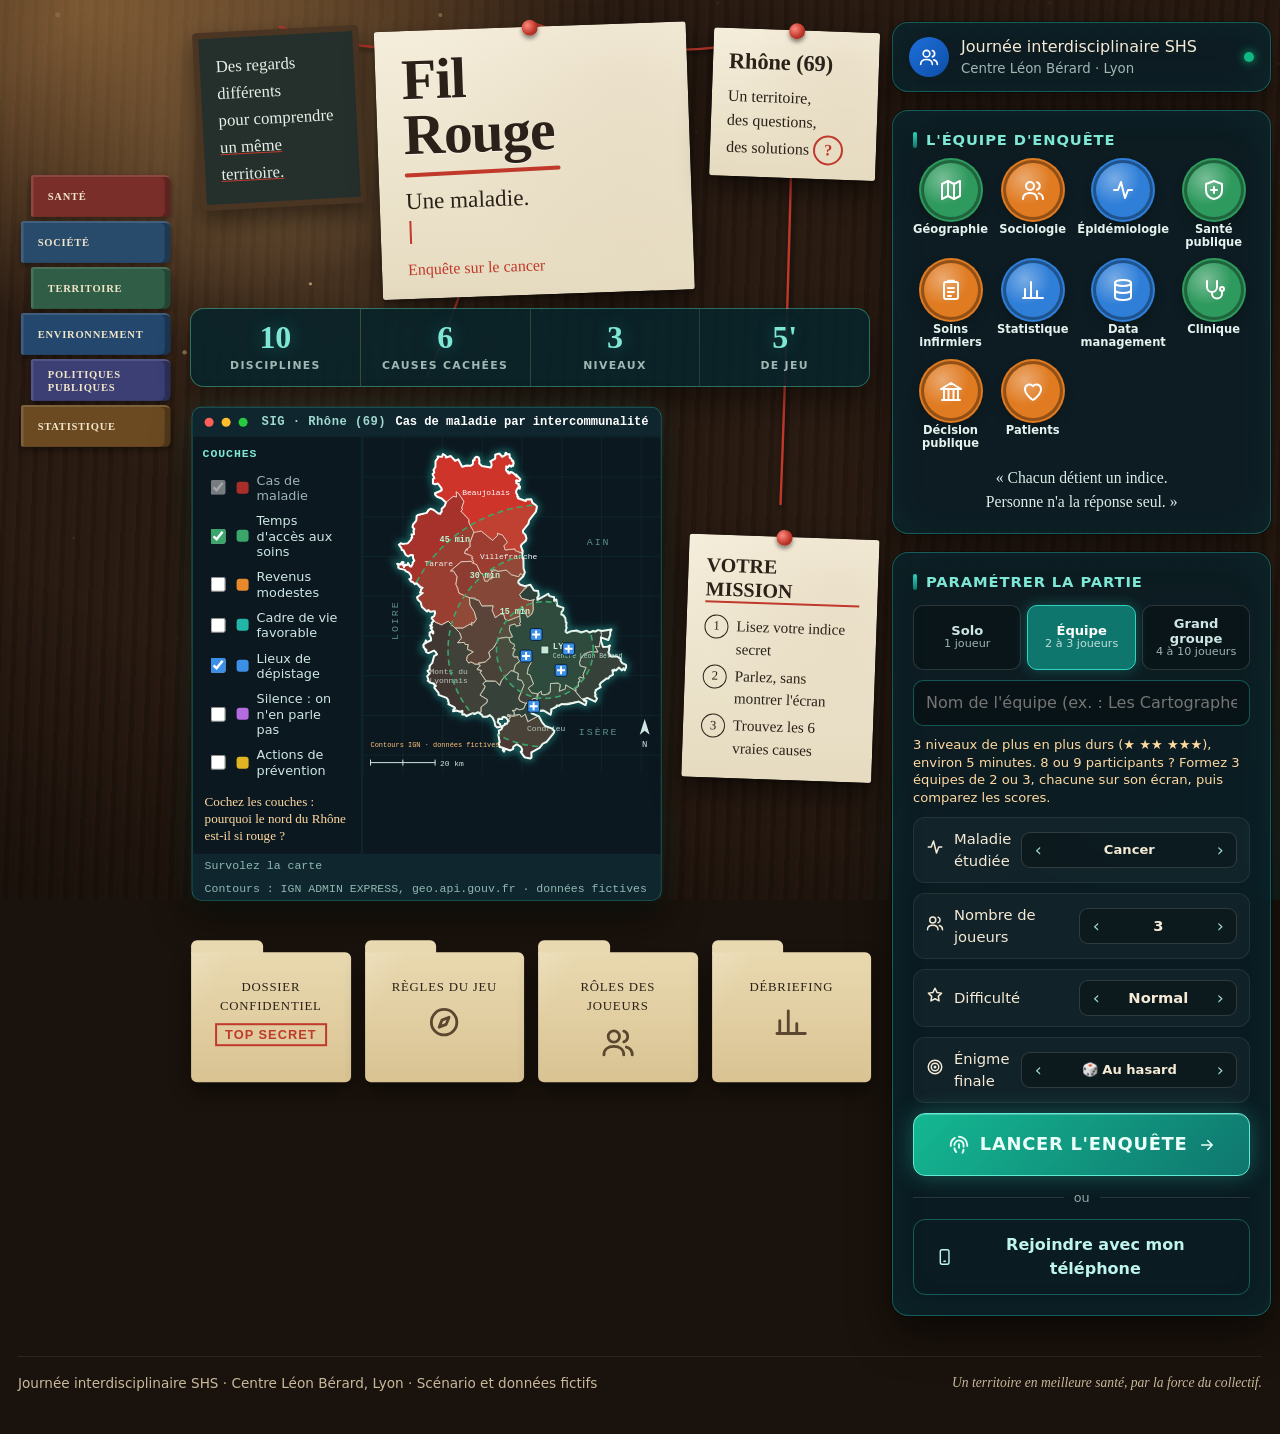
<file: index.html>
<!DOCTYPE html>
<html lang="fr">
<head>
<meta charset="UTF-8">
<meta name="viewport" content="width=device-width, initial-scale=1, viewport-fit=cover">
<meta name="theme-color" content="#1a120c">
<title>Fil Rouge</title>
<!--
  =====================================================================
  FIL ROUGE : une maladie, six causes cachées.
  Jeu collaboratif interdisciplinaire, 1 à 10 joueurs, 5 à 10 minutes.

  LE JEU : 12 pistes sur le mur (6 vraies causes, 6 fausses pistes).
  Chaque joueur a un indice secret sur son téléphone. On parle, on touche
  les tuiles : vraie cause = un fil rouge ; fausse piste = une vie perdue.

  PRINCIPE "MULTI-TÉLÉPHONES" SANS SERVEUR :
  - L'écran animateur (ordinateur ou vidéoprojecteur) crée une partie
    et affiche un CODE à 5 chiffres (joueurs + maladie + tirage).
  - Chaque joueur ouvre ce même fichier sur son téléphone, touche
    « Rejoindre », saisit le code et son numéro de joueur.
  - Le code contient le nombre de joueurs et une "graine" aléatoire :
    chaque téléphone recalcule exactement la même distribution des rôles
    et des indices. Aucune connexion entre appareils n'est nécessaire.

  Structure : index.html
              css/style.css (accueil, base) + css/game.css (mur d'enquête)
              css/sig.css (carte SIG, modes de jeu)
              js/icons.js + js/data.js (contenu) + js/app.js (logique)
              js/map.js (carte SIG) + js/rhone-data.js (contours réels du Rhône)
              data/rhone-epci.geojson (les mêmes contours au format GeoJSON)
  Aucune dépendance externe. Scénario FICTIF.
  =====================================================================
-->
<link rel="stylesheet" href="css/style.css">
<link rel="stylesheet" href="css/game.css">
<link rel="stylesheet" href="css/sig.css">
<link rel="stylesheet" href="css/home-fx.css">
<link rel="stylesheet" href="css/polish.css">
<link rel="stylesheet" href="css/mobile.css">
<link rel="stylesheet" href="css/enigma.css">
<link rel="stylesheet" href="css/research.css">
</head>
<body>

<!-- ================= EN-TÊTE (écran animateur uniquement) ================= -->
<header class="topbar hidden" id="topbar">
  <div class="brand"><span class="logo" id="logoIc"></span>
    <span class="brand-txt">Fil Rouge<small>Centre Léon Bérard · Journée SHS</small></span></div>
  <span class="chip code" id="codeChip"></span>
  <span class="chip goal" id="scoreChip" aria-label="Causes trouvées"></span>
  <span class="chip lives" id="livesChip" aria-label="Vies restantes"></span>
  <span class="chip timer" id="timerChip"><span id="timerIc"></span><span id="timerTxt">04:00</span>
    <button class="iconbtn" id="timerBtn" aria-label="Pause ou reprise du chronomètre"></button></span>
  <button class="iconbtn sound" id="muteBtn" aria-label="Couper ou activer le son"></button>
  <!-- Barre de temps restant -->
  <div class="timebar" aria-hidden="true"><i id="timeFill"></i></div>
</header>

<main>
<!-- ================= 1. ACCUEIL ================= -->
<section class="screen" id="s-home">
  <div class="desk">
    <!-- Pile de livres (décor, grand écran) -->
    <div class="books" aria-hidden="true">
      <div class="book" style="background:#7a2e2a">Santé</div>
      <div class="book" style="background:#284b6b">Société</div>
      <div class="book" style="background:#2f5d45">Territoire</div>
      <div class="book" style="background:#24476e">Environnement</div>
      <div class="book" style="background:#3b3f73">Politiques publiques</div>
      <div class="book" style="background:#6b4a22">Statistique</div>
    </div>

    <!-- Tableau d'enquête -->
    <div class="board">
      <div class="board-top">
        <div class="chalk">Des regards différents<br>pour comprendre<br><u>un même territoire.</u></div>
        <div class="paper pin title-paper tilt-l">
          <h1>Fil<br>Rouge</h1>
          <span class="underline"></span>
          <div class="sub">Une maladie.<br>Six causes cachées.</div>
          <div class="sub" id="homeSub" style="font-size:1rem;color:#c0392b"></div>
        </div>
        <div class="paper pin note-vo tilt-r">
          <b>Rhône (69)</b>
          Un territoire,<br>des questions,<br>des solutions <span class="circle-q">?</span>
        </div>
      </div>

      <!-- Téléphone et tablette : accès direct pour les joueurs -->
      <div class="quickjoin">
        <button class="btn btn-go" id="qjBtn">J'ai un code : rejoindre</button>
        <p>Vous animez la partie ? Paramétrez-la juste en dessous.</p>
      </div>

      <!-- Chiffres clés du jeu -->
      <div class="keyfigs" aria-label="Le jeu en chiffres">
        <div><b>10</b><span>disciplines</span></div>
        <div><b>6</b><span>causes cachées</span></div>
        <div><b>3</b><span>niveaux</span></div>
        <div><b>5'</b><span>de jeu</span></div>
      </div>

      <div class="map-zone">
        <!-- Fenêtre SIG interactive (construite par js/app.js) -->
        <div class="sigwin" id="sigHome"></div>
        <div class="paper pin mission">
          <h4>Votre mission</h4>
          <ol>
            <li>Lisez votre indice secret</li>
            <li>Parlez, sans montrer l'écran</li>
            <li>Trouvez les 6 vraies causes</li>
          </ol>
        </div>
      </div>

      <div class="folders" id="folders"></div>
    </div>

    <!-- Panneau de droite : équipe + paramètres -->
    <aside class="side">
      <div class="glass badge-top">
        <span class="ic" id="badgeIc"></span>
        <div>Journée interdisciplinaire SHS<small>Centre Léon Bérard · Lyon</small></div>
        <span class="dot"></span>
      </div>

      <div class="glass">
        <h3>L'équipe d'enquête</h3>
        <div class="avatars" id="avatars"></div>
        <p class="quote">« Chacun détient un indice.<br>Personne n'a la réponse seul. »</p>
      </div>

      <div class="glass">
        <h3>Paramétrer la partie</h3>
        <!-- Mode de jeu -->
        <div class="seg" id="modeSeg">
          <button data-mode="solo">Solo<small>1 joueur</small></button>
          <button data-mode="team">Équipe<small>2 à 3 joueurs</small></button>
          <button data-mode="group">Grand groupe<small>4 à 10 joueurs</small></button>
        </div>
        <input type="text" id="teamName" class="darkin hidden" maxlength="30" placeholder="Nom de l'équipe (ex. : Les Cartographes)">
        <p class="tip" id="modeTip"></p>
        <div class="setting">
          <span class="lbl"><span id="icDisease"></span>Maladie étudiée</span>
          <div class="stepper"><button id="mMinus" aria-label="Maladie précédente">‹</button><span id="mVal" style="min-width:150px;font-size:.82rem"></span><button id="mPlus" aria-label="Maladie suivante">›</button></div>
        </div>
        <input type="text" id="customName" class="hidden" maxlength="40" placeholder="Nom de la maladie (ex. : drépanocytose)"
          style="width:100%;margin:-2px 0 10px;padding:10px 12px;border-radius:10px;border:1px solid var(--glass-line);background:rgba(0,0,0,.3);color:#e6f2ef;font:inherit">
        <div class="setting" id="playersRow">
          <span class="lbl"><span id="icPlayers"></span>Nombre de joueurs</span>
          <div class="stepper"><button id="pMinus" aria-label="Moins">‹</button><span id="pVal"></span><button id="pPlus" aria-label="Plus">›</button></div>
        </div>
        <div class="setting" id="durRow">
          <span class="lbl"><span id="icClock"></span>Durée du chronomètre</span>
          <div class="stepper"><button id="dMinus" aria-label="Moins">‹</button><span id="dVal"></span><button id="dPlus" aria-label="Plus">›</button></div>
        </div>
        <div class="setting" id="diffRow">
          <span class="lbl"><span id="icDiff"></span>Difficulté</span>
          <div class="stepper"><button id="fMinus" aria-label="Plus facile">‹</button><span id="fVal"></span><button id="fPlus" aria-label="Plus difficile">›</button></div>
        </div>
        <div class="setting" id="enigRow">
          <span class="lbl"><span id="icEnig"></span>Énigme finale</span>
          <div class="stepper"><button id="eMinus" aria-label="Énigme précédente">‹</button><span id="eVal" style="min-width:150px;font-size:.82rem"></span><button id="ePlus" aria-label="Énigme suivante">›</button></div>
        </div>
        <button class="btn btn-go" id="startBtn"></button>
        <div class="or">ou</div>
        <button class="btn btn-line" id="joinBtn" style="width:100%"></button>
      </div>
    </aside>
  </div>

  <div class="desk-foot">
    <span>Journée interdisciplinaire SHS · Centre Léon Bérard, Lyon · Scénario et données fictifs</span>
    <i>Un territoire en meilleure santé, par la force du collectif.</i>
  </div>
</section>

<!-- ================= 2. LOBBY (écran animateur) ================= -->
<section class="screen hidden" id="s-lobby"></section>

<!-- ================= 3. MUR D'ENQUÊTE (écran commun) ================= -->
<section class="screen hidden" id="s-wall"></section>

<!-- ================= 4. REJOINDRE (téléphone) ================= -->
<section class="screen hidden" id="s-join"></section>

<!-- ================= 5. MON INDICE (téléphone) ================= -->
<section class="screen hidden" id="s-player"></section>
</main>

<script src="js/icons.js"></script>
<script src="js/data.js"></script>
<script src="js/rhone-data.js"></script>
<script src="js/map.js"></script>
<script src="js/enigma.js"></script>
<script src="js/casernes-data.js"></script>
<script src="js/photo-enigma.js"></script>
<script src="js/hopitaux-data.js"></script>
<script src="js/hosp-enigma.js"></script>
<script src="js/research.js"></script>
<script src="js/app.js"></script>  <!-- en dernier : init() a besoin des énigmes ci-dessus -->
<script src="js/sfx.js"></script>
<script src="js/home-fx.js"></script>
</body>
</html>
</file>
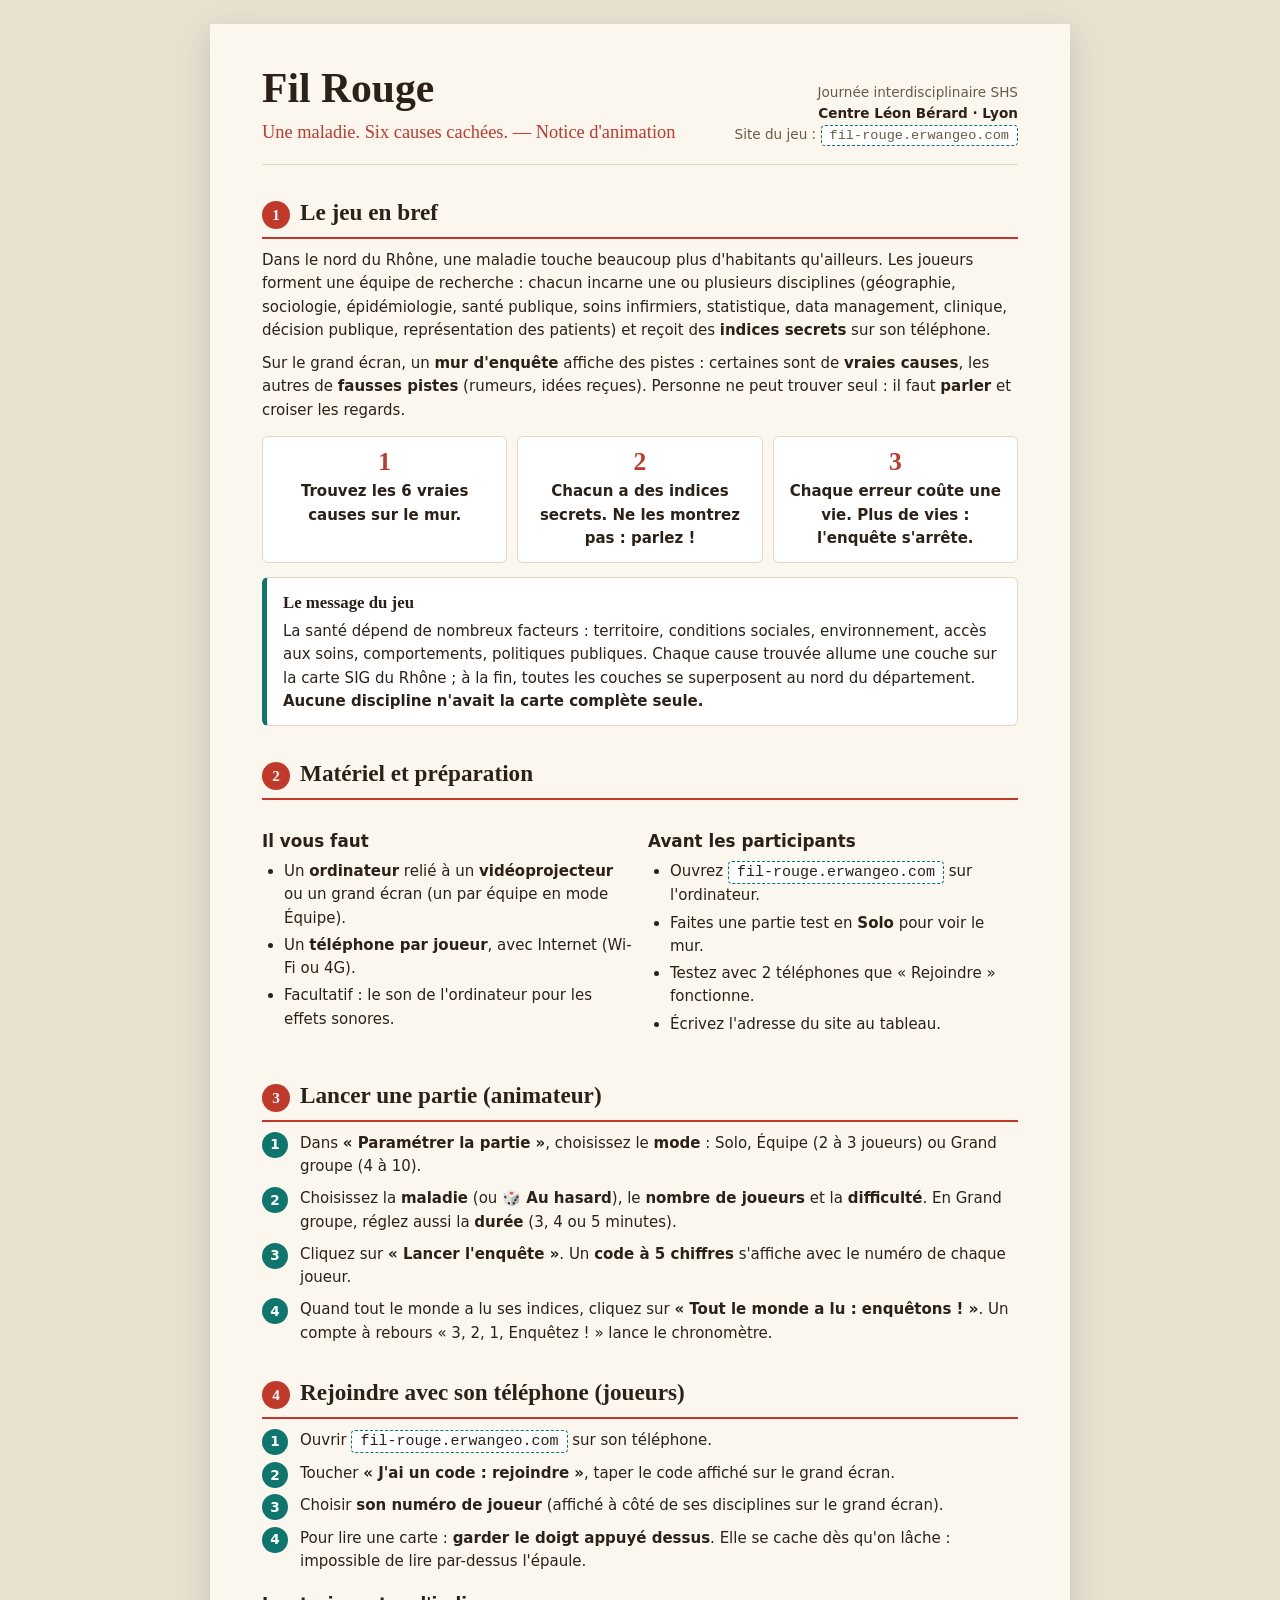
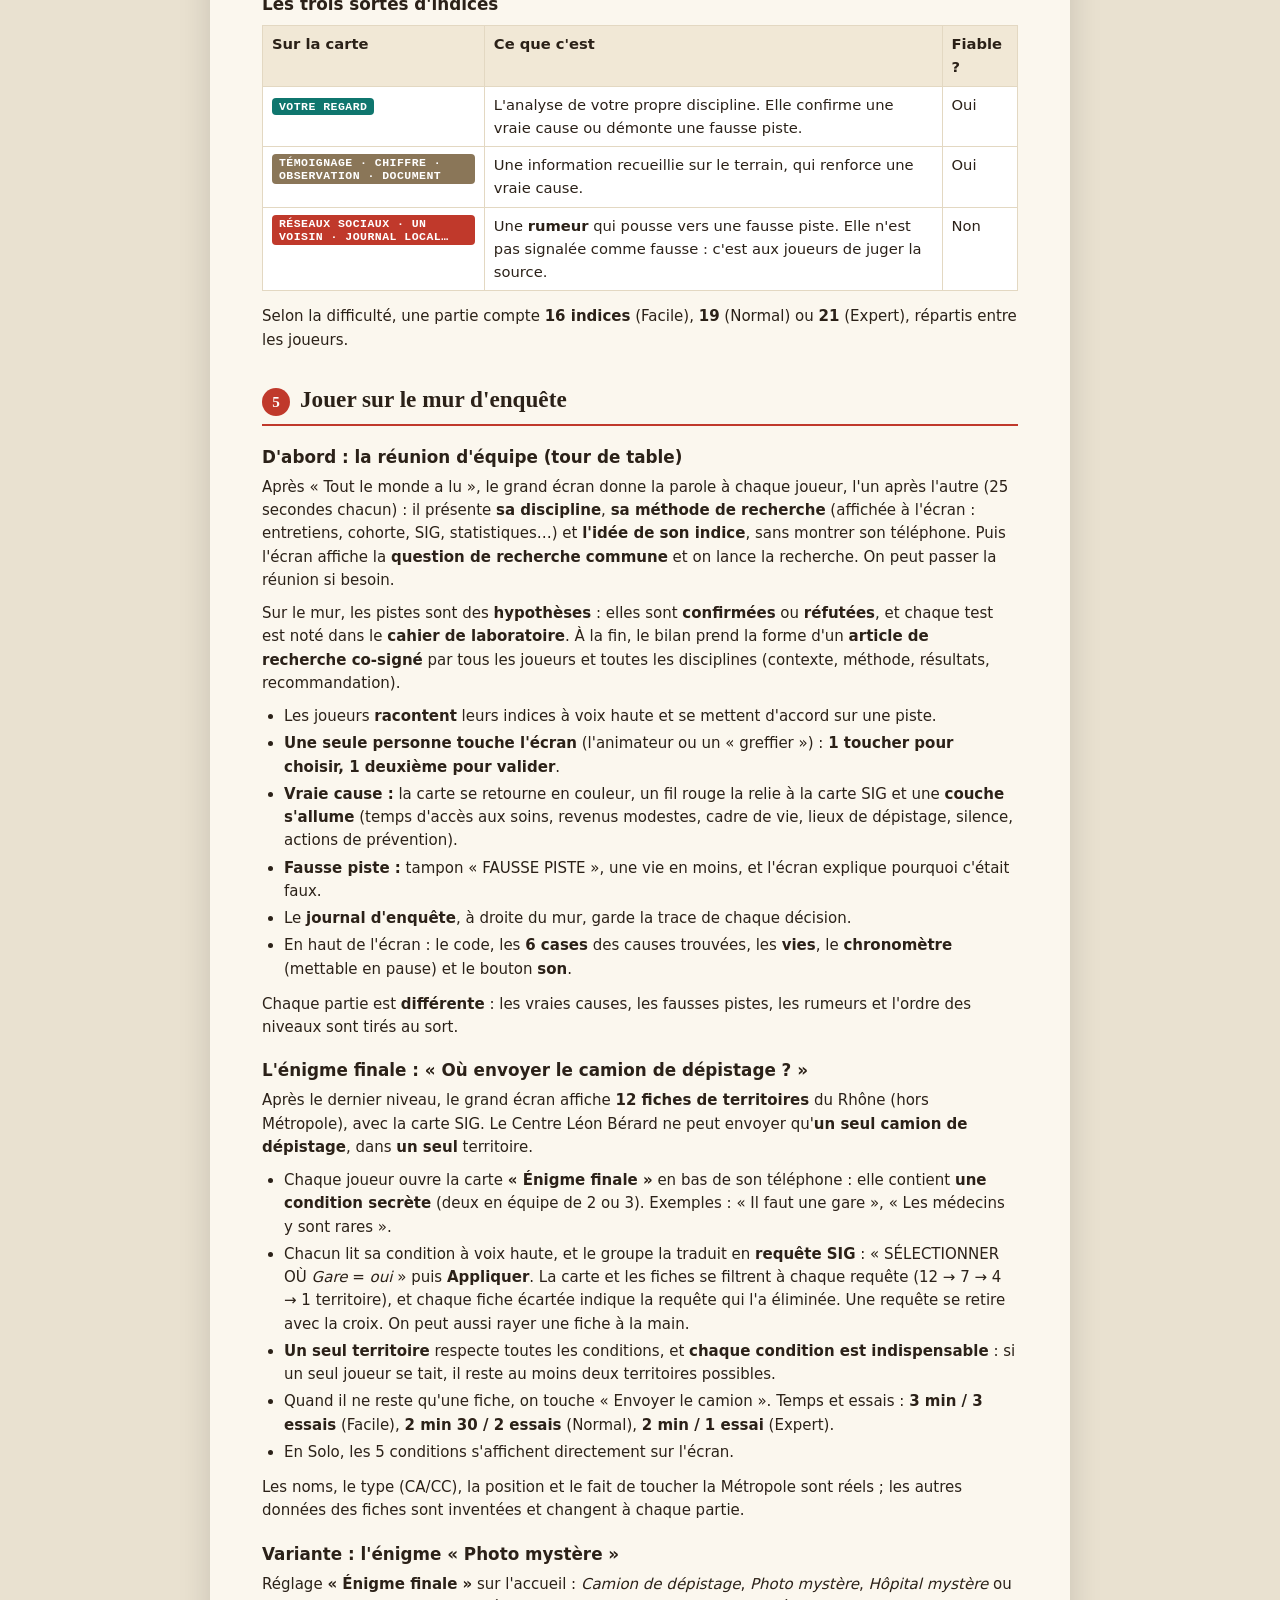
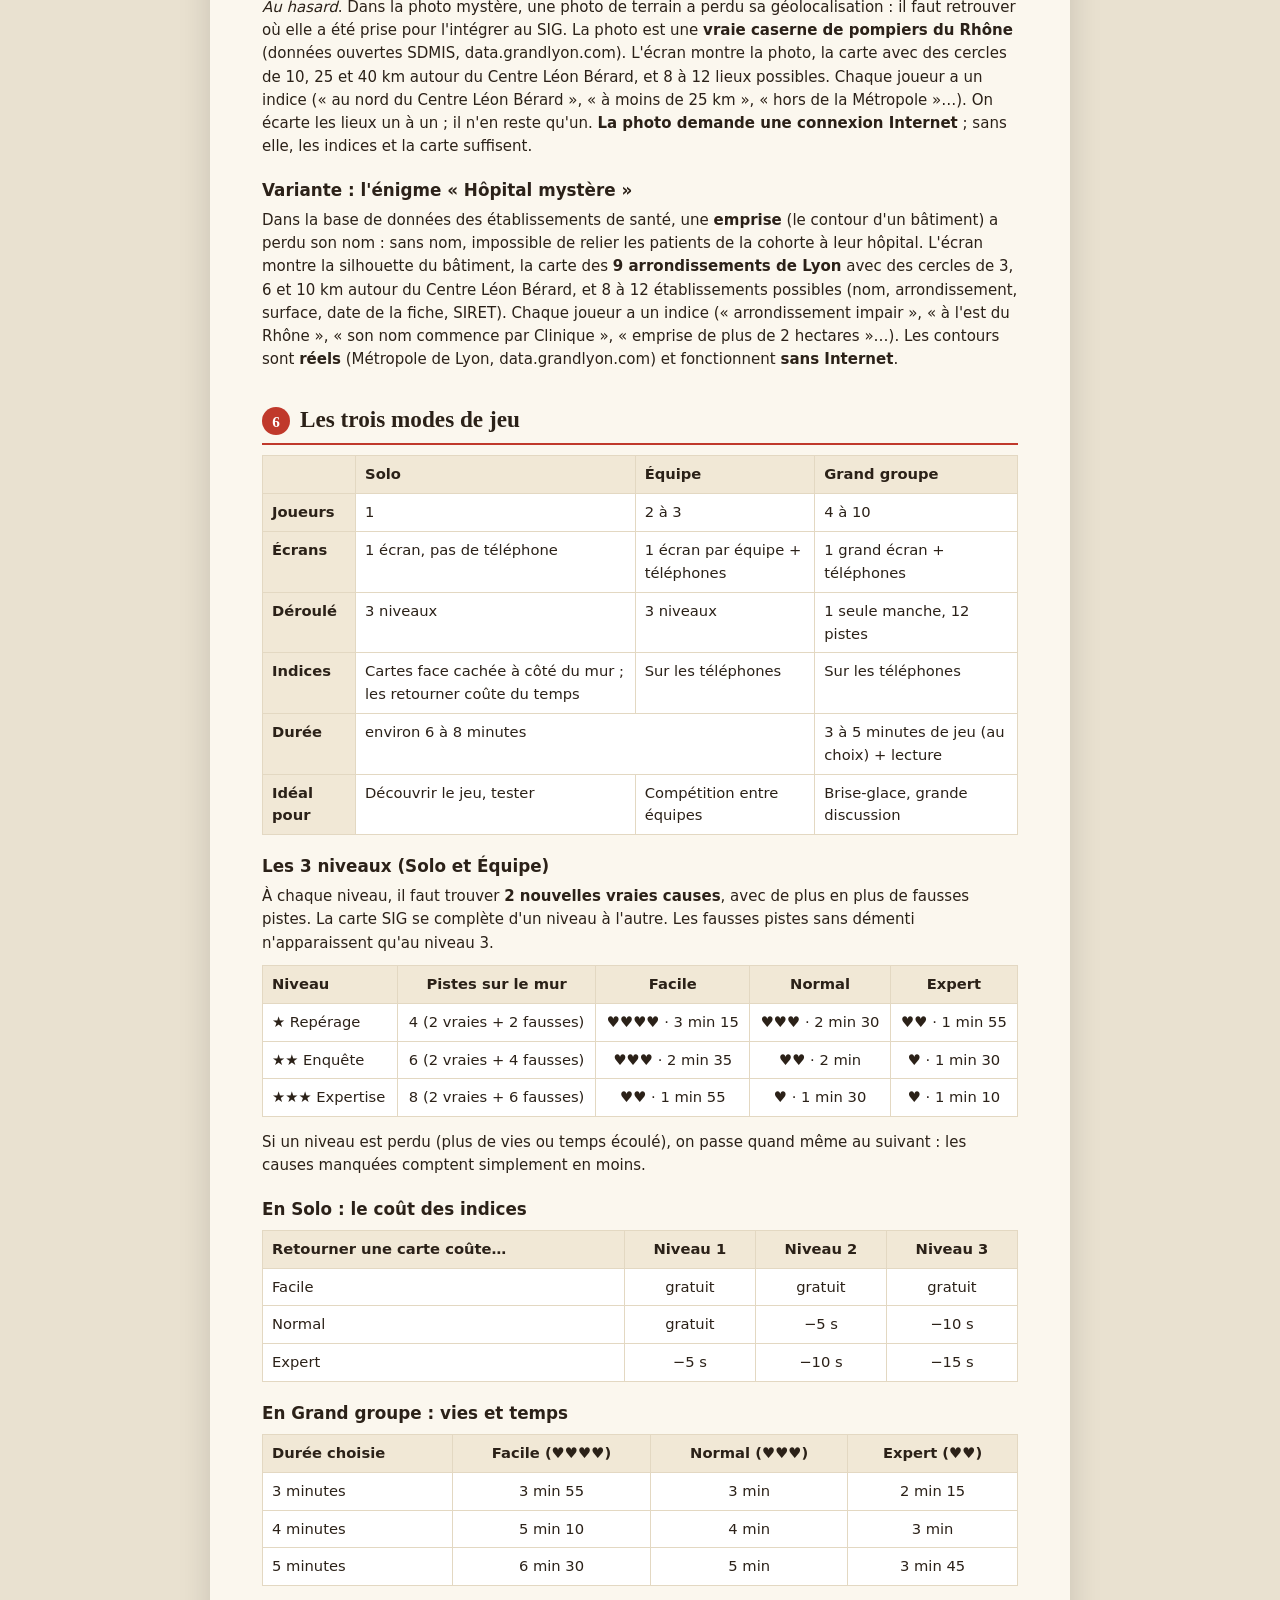
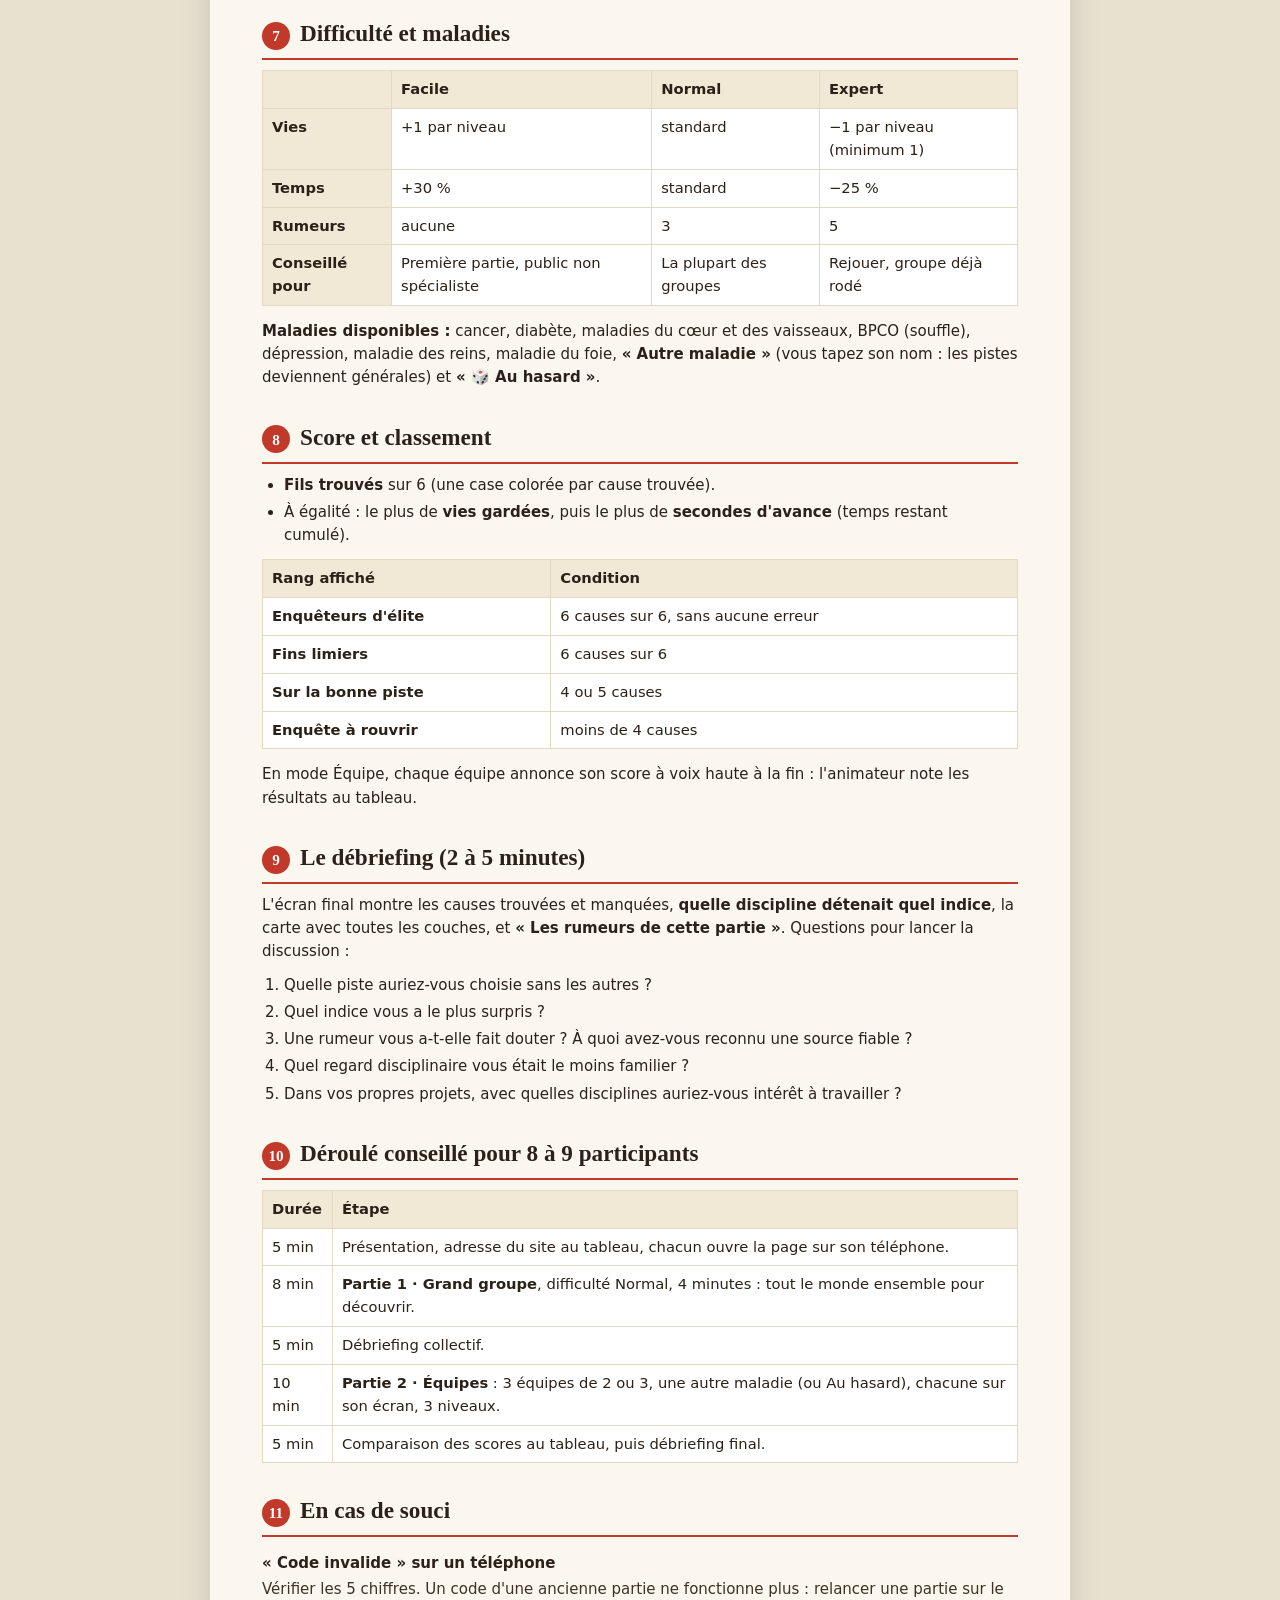
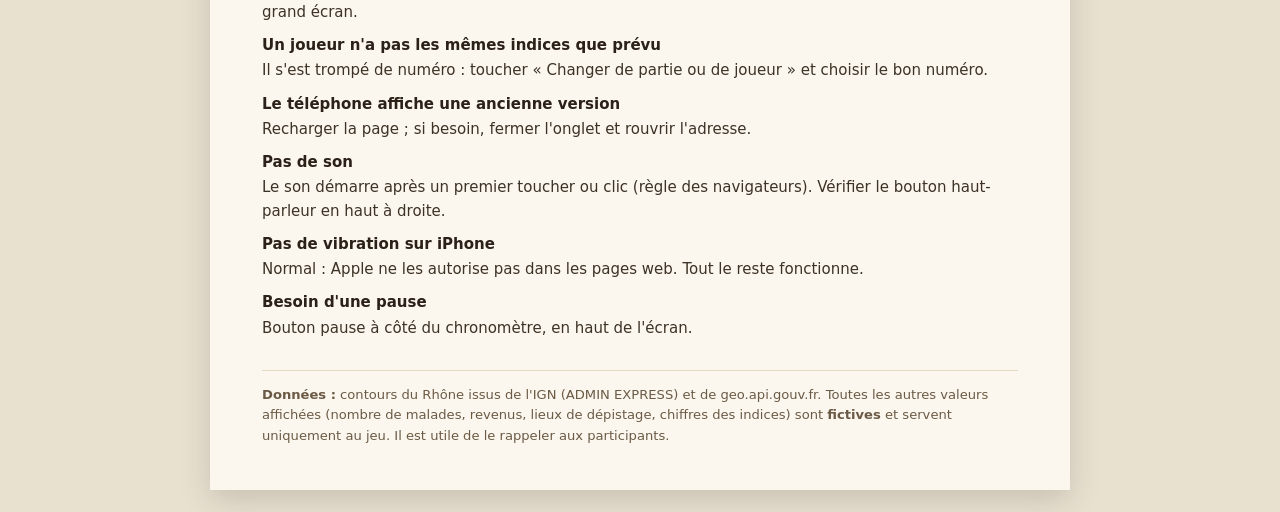
<file: notice.html>
<!DOCTYPE html>
<html lang="fr">
<head>
<meta charset="UTF-8">
<meta name="viewport" content="width=device-width, initial-scale=1">
<title>Notice Fil Rouge</title>
<!-- Notice d'animation du jeu « Fil Rouge » : à lire à l'écran ou à imprimer (A4). -->
<style>
  :root{--paper:#fbf7ee;--ink:#2b2118;--soft:#6b5a45;--red:#c0392b;--teal:#0f766e;--line:#e3d8c2;
    --serif:Georgia,"Times New Roman",serif;--hand:"Segoe Print","Bradley Hand","Comic Sans MS",cursive}
  *{box-sizing:border-box}
  body{margin:0;background:#e9e1d0;color:var(--ink);font:15px/1.55 "Segoe UI",system-ui,-apple-system,Roboto,Arial,sans-serif}
  .page{max-width:860px;margin:24px auto;background:var(--paper);padding:44px 52px;box-shadow:0 10px 30px rgba(0,0,0,.15)}
  @media (max-width:700px){.page{margin:0;padding:24px 18px}}
  h1{font-family:var(--serif);font-size:2.6rem;line-height:1;margin:0}
  h2{font-family:var(--serif);font-size:1.45rem;margin:30px 0 10px;padding-bottom:6px;border-bottom:2px solid var(--red);display:flex;gap:10px;align-items:baseline}
  h2 .n{font-size:.95rem;color:#fff;background:var(--red);border-radius:50%;width:28px;height:28px;display:inline-grid;place-items:center;flex-shrink:0}
  h3{font-size:1.05rem;margin:18px 0 6px}
  p{margin:0 0 10px} ul,ol{margin:0 0 12px;padding-left:22px} li{margin-bottom:4px}
  .head{display:flex;justify-content:space-between;gap:20px;align-items:flex-end;border-bottom:1px solid var(--line);padding-bottom:18px}
  .sub{font-family:var(--hand);color:var(--red);font-size:1.15rem;margin-top:8px}
  .meta{text-align:right;font-size:.85rem;color:var(--soft)}
  .meta b{color:var(--ink)}
  .box{border:1px solid var(--line);border-left:5px solid var(--teal);background:#fff;border-radius:6px;padding:12px 16px;margin:12px 0}
  .box.red{border-left-color:var(--red)}
  .box b.t{display:block;font-family:var(--serif);font-size:1.05rem;margin-bottom:4px}
  .rules{display:grid;grid-template-columns:repeat(3,1fr);gap:10px;margin:14px 0}
  .rules div{background:#fff;border:1px solid var(--line);border-radius:6px;padding:12px;text-align:center;font-weight:600}
  .rules span{display:block;font-family:var(--serif);font-size:1.6rem;color:var(--red);line-height:1;margin-bottom:6px}
  @media (max-width:700px){.rules{grid-template-columns:1fr}}
  table{width:100%;border-collapse:collapse;margin:8px 0 14px;font-size:.92rem;background:#fff}
  th,td{border:1px solid var(--line);padding:7px 9px;text-align:left;vertical-align:top}
  th{background:#f1e8d6;font-weight:700}
  td.c,th.c{text-align:center}
  .tag{display:inline-block;font:700 .72rem Consolas,monospace;text-transform:uppercase;letter-spacing:.04em;padding:2px 7px;border-radius:4px;color:#fff;background:var(--teal)}
  .tag.r{background:var(--red)} .tag.g{background:#8a7658}
  .two{display:grid;grid-template-columns:1fr 1fr;gap:16px}
  @media (max-width:700px){.two{grid-template-columns:1fr}}
  .steps{counter-reset:s;list-style:none;padding:0}
  .steps li{counter-increment:s;position:relative;padding-left:38px;margin-bottom:9px}
  .steps li::before{content:counter(s);position:absolute;left:0;top:0;width:26px;height:26px;border-radius:50%;background:var(--teal);color:#fff;display:grid;place-items:center;font-weight:700;font-size:.85rem}
  .faq dt{font-weight:700;margin-top:10px} .faq dd{margin:2px 0 0 0;color:#3d3226}
  .foot{margin-top:30px;padding-top:14px;border-top:1px solid var(--line);font-size:.82rem;color:var(--soft)}
  .url{font-family:Consolas,monospace;background:#fff;border:1px dashed var(--teal);padding:2px 8px;border-radius:4px;white-space:nowrap}
  /* Impression A4 */
  @page{size:A4;margin:14mm}
  @media print{
    body{background:#fff;font-size:10.5pt}
    .page{box-shadow:none;margin:0;padding:0;max-width:none}
    h2{break-after:avoid} .box,table,.rules,.two>div,.steps li{break-inside:avoid}
    .pb{break-before:page}
  }
</style>
</head>
<body>
<div class="page">

  <div class="head">
    <div>
      <h1>Fil Rouge</h1>
      <div class="sub">Une maladie. Six causes cachées. — Notice d'animation</div>
    </div>
    <div class="meta">Journée interdisciplinaire SHS<br><b>Centre Léon Bérard · Lyon</b><br>
      Site du jeu : <span class="url">fil-rouge.erwangeo.com</span></div>
  </div>

  <!-- 1 -->
  <h2><span class="n">1</span>Le jeu en bref</h2>
  <p>Dans le nord du Rhône, une maladie touche beaucoup plus d'habitants qu'ailleurs. Les joueurs forment une équipe de recherche :
    chacun incarne une ou plusieurs disciplines (géographie, sociologie, épidémiologie, santé publique, soins infirmiers, statistique,
    data management, clinique, décision publique, représentation des patients) et reçoit des <b>indices secrets</b> sur son téléphone.</p>
  <p>Sur le grand écran, un <b>mur d'enquête</b> affiche des pistes : certaines sont de <b>vraies causes</b>, les autres de
    <b>fausses pistes</b> (rumeurs, idées reçues). Personne ne peut trouver seul : il faut <b>parler</b> et croiser les regards.</p>
  <div class="rules">
    <div><span>1</span>Trouvez les 6 vraies causes sur le mur.</div>
    <div><span>2</span>Chacun a des indices secrets. Ne les montrez pas : parlez !</div>
    <div><span>3</span>Chaque erreur coûte une vie. Plus de vies : l'enquête s'arrête.</div>
  </div>
  <div class="box"><b class="t">Le message du jeu</b>
    La santé dépend de nombreux facteurs : territoire, conditions sociales, environnement, accès aux soins, comportements,
    politiques publiques. Chaque cause trouvée allume une couche sur la carte SIG du Rhône ; à la fin, toutes les couches se
    superposent au nord du département. <b>Aucune discipline n'avait la carte complète seule.</b></div>

  <!-- 2 -->
  <h2><span class="n">2</span>Matériel et préparation</h2>
  <div class="two">
    <div>
      <h3>Il vous faut</h3>
      <ul>
        <li>Un <b>ordinateur</b> relié à un <b>vidéoprojecteur</b> ou un grand écran (un par équipe en mode Équipe).</li>
        <li>Un <b>téléphone par joueur</b>, avec Internet (Wi-Fi ou 4G).</li>
        <li>Facultatif : le son de l'ordinateur pour les effets sonores.</li>
      </ul>
    </div>
    <div>
      <h3>Avant les participants</h3>
      <ul>
        <li>Ouvrez <span class="url">fil-rouge.erwangeo.com</span> sur l'ordinateur.</li>
        <li>Faites une partie test en <b>Solo</b> pour voir le mur.</li>
        <li>Testez avec 2 téléphones que « Rejoindre » fonctionne.</li>
        <li>Écrivez l'adresse du site au tableau.</li>
      </ul>
    </div>
  </div>

  <!-- 3 -->
  <h2><span class="n">3</span>Lancer une partie (animateur)</h2>
  <ol class="steps">
    <li>Dans <b>« Paramétrer la partie »</b>, choisissez le <b>mode</b> : Solo, Équipe (2 à 3 joueurs) ou Grand groupe (4 à 10).</li>
    <li>Choisissez la <b>maladie</b> (ou <b>🎲 Au hasard</b>), le <b>nombre de joueurs</b> et la <b>difficulté</b>.
      En Grand groupe, réglez aussi la <b>durée</b> (3, 4 ou 5 minutes).</li>
    <li>Cliquez sur <b>« Lancer l'enquête »</b>. Un <b>code à 5 chiffres</b> s'affiche avec le numéro de chaque joueur.</li>
    <li>Quand tout le monde a lu ses indices, cliquez sur <b>« Tout le monde a lu : enquêtons ! »</b>. Un compte à rebours
      « 3, 2, 1, Enquêtez ! » lance le chronomètre.</li>
  </ol>

  <!-- 4 -->
  <h2><span class="n">4</span>Rejoindre avec son téléphone (joueurs)</h2>
  <ol class="steps">
    <li>Ouvrir <span class="url">fil-rouge.erwangeo.com</span> sur son téléphone.</li>
    <li>Toucher <b>« J'ai un code : rejoindre »</b>, taper le code affiché sur le grand écran.</li>
    <li>Choisir <b>son numéro de joueur</b> (affiché à côté de ses disciplines sur le grand écran).</li>
    <li>Pour lire une carte : <b>garder le doigt appuyé dessus</b>. Elle se cache dès qu'on lâche : impossible de lire par-dessus l'épaule.</li>
  </ol>
  <h3>Les trois sortes d'indices</h3>
  <table>
    <tr><th>Sur la carte</th><th>Ce que c'est</th><th>Fiable ?</th></tr>
    <tr><td><span class="tag">Votre regard</span></td><td>L'analyse de votre propre discipline. Elle confirme une vraie cause ou démonte une fausse piste.</td><td>Oui</td></tr>
    <tr><td><span class="tag g">Témoignage · Chiffre · Observation · Document</span></td><td>Une information recueillie sur le terrain, qui renforce une vraie cause.</td><td>Oui</td></tr>
    <tr><td><span class="tag r">Réseaux sociaux · Un voisin · Journal local…</span></td><td>Une <b>rumeur</b> qui pousse vers une fausse piste. Elle n'est pas signalée comme fausse : c'est aux joueurs de juger la source.</td><td>Non</td></tr>
  </table>
  <p>Selon la difficulté, une partie compte <b>16 indices</b> (Facile), <b>19</b> (Normal) ou <b>21</b> (Expert), répartis entre les joueurs.</p>

  <!-- 5 -->
  <h2 class="pb"><span class="n">5</span>Jouer sur le mur d'enquête</h2>
  <h3>D'abord : la réunion d'équipe (tour de table)</h3>
  <p>Après « Tout le monde a lu », le grand écran donne la parole à chaque joueur, l'un après l'autre (25 secondes chacun) :
    il présente <b>sa discipline</b>, <b>sa méthode de recherche</b> (affichée à l'écran : entretiens, cohorte, SIG, statistiques…)
    et <b>l'idée de son indice</b>, sans montrer son téléphone. Puis l'écran affiche la <b>question de recherche commune</b>
    et on lance la recherche. On peut passer la réunion si besoin.</p>
  <p>Sur le mur, les pistes sont des <b>hypothèses</b> : elles sont <b>confirmées</b> ou <b>réfutées</b>, et chaque test est noté dans le <b>cahier de laboratoire</b>.
    À la fin, le bilan prend la forme d'un <b>article de recherche co-signé</b> par tous les joueurs et toutes les disciplines
    (contexte, méthode, résultats, recommandation).</p>
  <ul>
    <li>Les joueurs <b>racontent</b> leurs indices à voix haute et se mettent d'accord sur une piste.</li>
    <li><b>Une seule personne touche l'écran</b> (l'animateur ou un « greffier ») : <b>1 toucher pour choisir, 1 deuxième pour valider</b>.</li>
    <li><b>Vraie cause :</b> la carte se retourne en couleur, un fil rouge la relie à la carte SIG et une <b>couche s'allume</b>
      (temps d'accès aux soins, revenus modestes, cadre de vie, lieux de dépistage, silence, actions de prévention).</li>
    <li><b>Fausse piste :</b> tampon « FAUSSE PISTE », une vie en moins, et l'écran explique pourquoi c'était faux.</li>
    <li>Le <b>journal d'enquête</b>, à droite du mur, garde la trace de chaque décision.</li>
    <li>En haut de l'écran : le code, les <b>6 cases</b> des causes trouvées, les <b>vies</b>, le <b>chronomètre</b> (mettable en pause) et le bouton <b>son</b>.</li>
  </ul>
  <p>Chaque partie est <b>différente</b> : les vraies causes, les fausses pistes, les rumeurs et l'ordre des niveaux sont tirés au sort.</p>

  <h3>L'énigme finale : « Où envoyer le camion de dépistage ? »</h3>
  <p>Après le dernier niveau, le grand écran affiche <b>12 fiches de territoires</b> du Rhône (hors Métropole), avec la carte SIG.
    Le Centre Léon Bérard ne peut envoyer qu'<b>un seul camion de dépistage</b>, dans <b>un seul</b> territoire.</p>
  <ul>
    <li>Chaque joueur ouvre la carte <b>« Énigme finale »</b> en bas de son téléphone : elle contient <b>une condition secrète</b>
      (deux en équipe de 2 ou 3). Exemples : « Il faut une gare », « Les médecins y sont rares ».</li>
    <li>Chacun lit sa condition à voix haute, et le groupe la traduit en <b>requête SIG</b> :
      « SÉLECTIONNER OÙ <i>Gare</i> = <i>oui</i> » puis <b>Appliquer</b>. La carte et les fiches se filtrent à chaque requête
      (12 → 7 → 4 → 1 territoire), et chaque fiche écartée indique la requête qui l'a éliminée. Une requête se retire avec la croix.
      On peut aussi rayer une fiche à la main.</li>
    <li><b>Un seul territoire</b> respecte toutes les conditions, et <b>chaque condition est indispensable</b> :
      si un seul joueur se tait, il reste au moins deux territoires possibles.</li>
    <li>Quand il ne reste qu'une fiche, on touche « Envoyer le camion ». Temps et essais : <b>3 min / 3 essais</b> (Facile),
      <b>2 min 30 / 2 essais</b> (Normal), <b>2 min / 1 essai</b> (Expert).</li>
    <li>En Solo, les 5 conditions s'affichent directement sur l'écran.</li>
  </ul>
  <p class="small">Les noms, le type (CA/CC), la position et le fait de toucher la Métropole sont réels ; les autres données des fiches sont inventées et changent à chaque partie.</p>

  <h3>Variante : l'énigme « Photo mystère »</h3>
  <p>Réglage <b>« Énigme finale »</b> sur l'accueil : <i>Camion de dépistage</i>, <i>Photo mystère</i>, <i>Hôpital mystère</i> ou <i>Au hasard</i>.
    Dans la photo mystère, une photo de terrain a perdu sa géolocalisation : il faut retrouver où elle a été prise pour l'intégrer au SIG.
    La photo est une <b>vraie caserne de pompiers du Rhône</b> (données ouvertes SDMIS, data.grandlyon.com). L'écran montre la photo,
    la carte avec des cercles de 10, 25 et 40 km autour du Centre Léon Bérard, et 8 à 12 lieux possibles. Chaque joueur a un indice
    (« au nord du Centre Léon Bérard », « à moins de 25 km », « hors de la Métropole »…). On écarte les lieux un à un ; il n'en reste qu'un.
    <b>La photo demande une connexion Internet</b> ; sans elle, les indices et la carte suffisent.</p>

  <h3>Variante : l'énigme « Hôpital mystère »</h3>
  <p>Dans la base de données des établissements de santé, une <b>emprise</b> (le contour d'un bâtiment) a perdu son nom : sans nom, impossible de relier
    les patients de la cohorte à leur hôpital. L'écran montre la silhouette du bâtiment, la carte des <b>9 arrondissements de Lyon</b> avec des cercles
    de 3, 6 et 10 km autour du Centre Léon Bérard, et 8 à 12 établissements possibles (nom, arrondissement, surface, date de la fiche, SIRET).
    Chaque joueur a un indice (« arrondissement impair », « à l'est du Rhône », « son nom commence par Clinique », « emprise de plus de 2 hectares »…).
    Les contours sont <b>réels</b> (Métropole de Lyon, data.grandlyon.com) et fonctionnent <b>sans Internet</b>.</p>

  <!-- 6 -->
  <h2><span class="n">6</span>Les trois modes de jeu</h2>
  <table>
    <tr><th></th><th>Solo</th><th>Équipe</th><th>Grand groupe</th></tr>
    <tr><th>Joueurs</th><td>1</td><td>2 à 3</td><td>4 à 10</td></tr>
    <tr><th>Écrans</th><td>1 écran, pas de téléphone</td><td>1 écran par équipe + téléphones</td><td>1 grand écran + téléphones</td></tr>
    <tr><th>Déroulé</th><td>3 niveaux</td><td>3 niveaux</td><td>1 seule manche, 12 pistes</td></tr>
    <tr><th>Indices</th><td>Cartes face cachée à côté du mur ; les retourner coûte du temps</td><td>Sur les téléphones</td><td>Sur les téléphones</td></tr>
    <tr><th>Durée</th><td colspan="2">environ 6 à 8 minutes</td><td>3 à 5 minutes de jeu (au choix) + lecture</td></tr>
    <tr><th>Idéal pour</th><td>Découvrir le jeu, tester</td><td>Compétition entre équipes</td><td>Brise-glace, grande discussion</td></tr>
  </table>

  <h3>Les 3 niveaux (Solo et Équipe)</h3>
  <p>À chaque niveau, il faut trouver <b>2 nouvelles vraies causes</b>, avec de plus en plus de fausses pistes. La carte SIG se complète d'un niveau à l'autre.
    Les fausses pistes sans démenti n'apparaissent qu'au niveau 3.</p>
  <table>
    <tr><th>Niveau</th><th class="c">Pistes sur le mur</th><th class="c">Facile</th><th class="c">Normal</th><th class="c">Expert</th></tr>
    <tr><td>★ Repérage</td><td class="c">4 (2 vraies + 2 fausses)</td><td class="c">♥♥♥♥ · 3 min 15</td><td class="c">♥♥♥ · 2 min 30</td><td class="c">♥♥ · 1 min 55</td></tr>
    <tr><td>★★ Enquête</td><td class="c">6 (2 vraies + 4 fausses)</td><td class="c">♥♥♥ · 2 min 35</td><td class="c">♥♥ · 2 min</td><td class="c">♥ · 1 min 30</td></tr>
    <tr><td>★★★ Expertise</td><td class="c">8 (2 vraies + 6 fausses)</td><td class="c">♥♥ · 1 min 55</td><td class="c">♥ · 1 min 30</td><td class="c">♥ · 1 min 10</td></tr>
  </table>
  <p>Si un niveau est perdu (plus de vies ou temps écoulé), on passe quand même au suivant : les causes manquées comptent simplement en moins.</p>

  <h3>En Solo : le coût des indices</h3>
  <table>
    <tr><th>Retourner une carte coûte…</th><th class="c">Niveau 1</th><th class="c">Niveau 2</th><th class="c">Niveau 3</th></tr>
    <tr><td>Facile</td><td class="c">gratuit</td><td class="c">gratuit</td><td class="c">gratuit</td></tr>
    <tr><td>Normal</td><td class="c">gratuit</td><td class="c">−5 s</td><td class="c">−10 s</td></tr>
    <tr><td>Expert</td><td class="c">−5 s</td><td class="c">−10 s</td><td class="c">−15 s</td></tr>
  </table>

  <h3>En Grand groupe : vies et temps</h3>
  <table>
    <tr><th>Durée choisie</th><th class="c">Facile (♥♥♥♥)</th><th class="c">Normal (♥♥♥)</th><th class="c">Expert (♥♥)</th></tr>
    <tr><td>3 minutes</td><td class="c">3 min 55</td><td class="c">3 min</td><td class="c">2 min 15</td></tr>
    <tr><td>4 minutes</td><td class="c">5 min 10</td><td class="c">4 min</td><td class="c">3 min</td></tr>
    <tr><td>5 minutes</td><td class="c">6 min 30</td><td class="c">5 min</td><td class="c">3 min 45</td></tr>
  </table>

  <!-- 7 -->
  <h2 class="pb"><span class="n">7</span>Difficulté et maladies</h2>
  <table>
    <tr><th></th><th>Facile</th><th>Normal</th><th>Expert</th></tr>
    <tr><th>Vies</th><td>+1 par niveau</td><td>standard</td><td>−1 par niveau (minimum 1)</td></tr>
    <tr><th>Temps</th><td>+30 %</td><td>standard</td><td>−25 %</td></tr>
    <tr><th>Rumeurs</th><td>aucune</td><td>3</td><td>5</td></tr>
    <tr><th>Conseillé pour</th><td>Première partie, public non spécialiste</td><td>La plupart des groupes</td><td>Rejouer, groupe déjà rodé</td></tr>
  </table>
  <p><b>Maladies disponibles :</b> cancer, diabète, maladies du cœur et des vaisseaux, BPCO (souffle), dépression, maladie des reins,
    maladie du foie, <b>« Autre maladie »</b> (vous tapez son nom : les pistes deviennent générales) et <b>« 🎲 Au hasard »</b>.</p>

  <!-- 8 -->
  <h2><span class="n">8</span>Score et classement</h2>
  <ul>
    <li><b>Fils trouvés</b> sur 6 (une case colorée par cause trouvée).</li>
    <li>À égalité : le plus de <b>vies gardées</b>, puis le plus de <b>secondes d'avance</b> (temps restant cumulé).</li>
  </ul>
  <table>
    <tr><th>Rang affiché</th><th>Condition</th></tr>
    <tr><td><b>Enquêteurs d'élite</b></td><td>6 causes sur 6, sans aucune erreur</td></tr>
    <tr><td><b>Fins limiers</b></td><td>6 causes sur 6</td></tr>
    <tr><td><b>Sur la bonne piste</b></td><td>4 ou 5 causes</td></tr>
    <tr><td><b>Enquête à rouvrir</b></td><td>moins de 4 causes</td></tr>
  </table>
  <p>En mode Équipe, chaque équipe annonce son score à voix haute à la fin : l'animateur note les résultats au tableau.</p>

  <!-- 9 -->
  <h2><span class="n">9</span>Le débriefing (2 à 5 minutes)</h2>
  <p>L'écran final montre les causes trouvées et manquées, <b>quelle discipline détenait quel indice</b>, la carte avec toutes les couches,
    et <b>« Les rumeurs de cette partie »</b>. Questions pour lancer la discussion :</p>
  <ol>
    <li>Quelle piste auriez-vous choisie sans les autres ?</li>
    <li>Quel indice vous a le plus surpris ?</li>
    <li>Une rumeur vous a-t-elle fait douter ? À quoi avez-vous reconnu une source fiable ?</li>
    <li>Quel regard disciplinaire vous était le moins familier ?</li>
    <li>Dans vos propres projets, avec quelles disciplines auriez-vous intérêt à travailler ?</li>
  </ol>

  <!-- 10 -->
  <h2><span class="n">10</span>Déroulé conseillé pour 8 à 9 participants</h2>
  <table>
    <tr><th>Durée</th><th>Étape</th></tr>
    <tr><td>5 min</td><td>Présentation, adresse du site au tableau, chacun ouvre la page sur son téléphone.</td></tr>
    <tr><td>8 min</td><td><b>Partie 1 · Grand groupe</b>, difficulté Normal, 4 minutes : tout le monde ensemble pour découvrir.</td></tr>
    <tr><td>5 min</td><td>Débriefing collectif.</td></tr>
    <tr><td>10 min</td><td><b>Partie 2 · Équipes</b> : 3 équipes de 2 ou 3, une autre maladie (ou Au hasard), chacune sur son écran, 3 niveaux.</td></tr>
    <tr><td>5 min</td><td>Comparaison des scores au tableau, puis débriefing final.</td></tr>
  </table>

  <!-- 11 -->
  <h2><span class="n">11</span>En cas de souci</h2>
  <dl class="faq">
    <dt>« Code invalide » sur un téléphone</dt>
    <dd>Vérifier les 5 chiffres. Un code d'une ancienne partie ne fonctionne plus : relancer une partie sur le grand écran.</dd>
    <dt>Un joueur n'a pas les mêmes indices que prévu</dt>
    <dd>Il s'est trompé de numéro : toucher « Changer de partie ou de joueur » et choisir le bon numéro.</dd>
    <dt>Le téléphone affiche une ancienne version</dt>
    <dd>Recharger la page ; si besoin, fermer l'onglet et rouvrir l'adresse.</dd>
    <dt>Pas de son</dt>
    <dd>Le son démarre après un premier toucher ou clic (règle des navigateurs). Vérifier le bouton haut-parleur en haut à droite.</dd>
    <dt>Pas de vibration sur iPhone</dt>
    <dd>Normal : Apple ne les autorise pas dans les pages web. Tout le reste fonctionne.</dd>
    <dt>Besoin d'une pause</dt>
    <dd>Bouton pause à côté du chronomètre, en haut de l'écran.</dd>
  </dl>

  <div class="foot">
    <b>Données :</b> contours du Rhône issus de l'IGN (ADMIN EXPRESS) et de geo.api.gouv.fr. Toutes les autres valeurs affichées
    (nombre de malades, revenus, lieux de dépistage, chiffres des indices) sont <b>fictives</b> et servent uniquement au jeu.
    Il est utile de le rappeler aux participants.
  </div>
</div>
</body>
</html>
</file>
<file: css/style.css>
/* Feuille de styles : Mission Recherche */
/* ================= 1. VARIABLES ================= */
:root{
  --wood:#1a120c; --paper:#efe4c8; --paper-d:#e2d3ae; --ink:#2b2118; --ink-soft:#6b5a45;
  --red:#c0392b; --teal:#2dd4bf; --teal-d:#0f766e; --green:#10b981;
  --blue:#2f7fd8; --orange:#e8892b; --leaf:#3f9a5a;
  --glass:rgba(8,30,38,.82); --glass-line:rgba(45,212,191,.35);
  --cream:#f5ead6;
  --hand:"Segoe Print","Bradley Hand","Noteworthy","Comic Sans MS",cursive;
  --serif:Georgia,"Times New Roman",serif;
}
*{box-sizing:border-box}
html,body{margin:0}
body{
  font-family:"Segoe UI",system-ui,-apple-system,Roboto,Helvetica,Arial,sans-serif;
  color:var(--cream); line-height:1.5; min-height:100vh;
  background-color:var(--wood);
  /* Bureau en bois éclairé par une lampe (en haut à gauche) */
  background-image:
    radial-gradient(ellipse 60% 50% at 6% 0%,rgba(255,186,105,.38),transparent 70%),
    radial-gradient(ellipse 50% 50% at 100% 100%,rgba(16,90,80,.35),transparent 70%),
    repeating-linear-gradient(92deg,#2a1b12 0 4px,#22160e 4px 9px,#281a11 9px 15px);
  background-attachment:fixed;
}
h1,h2,h3,h4{margin:0 0 .4em;line-height:1.2}
p{margin:0 0 .8em}
button{font:inherit;cursor:pointer;color:inherit}
.hidden{display:none!important}
.hand{font-family:var(--hand)}
.small{font-size:.88rem}

/* ================= 2. ÉLÉMENTS "PAPIER" ================= */
.paper{
  position:relative;background:var(--paper);color:var(--ink);border-radius:3px;
  background-image:linear-gradient(180deg,rgba(255,255,255,.35),rgba(0,0,0,.04)),
    radial-gradient(circle at 80% 20%,rgba(160,120,60,.12),transparent 60%);
  box-shadow:0 12px 28px rgba(0,0,0,.5),0 2px 4px rgba(0,0,0,.3);
}
/* Punaise rouge */
.pin::before{content:"";position:absolute;top:-7px;left:50%;width:16px;height:16px;margin-left:-8px;border-radius:50%;
  background:radial-gradient(circle at 35% 35%,#ff8a80,var(--red) 55%,#7f1d1d);box-shadow:0 3px 4px rgba(0,0,0,.45);z-index:2}
.tilt-l{transform:rotate(-2deg)} .tilt-r{transform:rotate(2deg)}

/* ================= 3. PANNEAU "VERRE" ================= */
.glass{background:var(--glass);border:1px solid var(--glass-line);border-radius:18px;
  box-shadow:0 0 0 1px rgba(0,0,0,.3),0 18px 40px rgba(0,0,0,.5),inset 0 0 40px rgba(45,212,191,.06);
  backdrop-filter:blur(10px);-webkit-backdrop-filter:blur(10px);padding:20px}
.glass h3{color:#7ee7d6;text-transform:uppercase;letter-spacing:.06em;font-size:1rem;margin-bottom:14px}

/* Boutons */
.btn{display:inline-flex;align-items:center;justify-content:center;gap:10px;border:none;border-radius:12px;padding:13px 22px;font-weight:700;
  transition:transform .1s,filter .2s,box-shadow .2s}
.btn:active{transform:scale(.97)}
.btn:disabled{opacity:.4;cursor:not-allowed}
.btn-go{width:100%;font-size:1.12rem;letter-spacing:.04em;text-transform:uppercase;color:#eafff9;padding:17px 20px;
  background:linear-gradient(135deg,#14b892,var(--teal-d));border:1px solid #5eead4;
  box-shadow:0 0 22px rgba(45,212,191,.35),inset 0 1px 0 rgba(255,255,255,.25)}
.btn-go:hover{filter:brightness(1.1)}
.btn-line{background:transparent;border:1px solid var(--glass-line);color:#bff5ec}
.btn-line:hover{background:rgba(45,212,191,.1)}
.btn-ink{background:var(--ink);color:var(--paper)}
.btn-ink:hover{filter:brightness(1.3)}
.btn-red{background:var(--red);color:#fff;box-shadow:0 6px 16px rgba(192,57,43,.4)}
.btn-red:hover{filter:brightness(1.1)}
.btn-paper{background:var(--paper);color:var(--ink);box-shadow:0 4px 12px rgba(0,0,0,.35)}

/* ================= 4. EN-TÊTE DE JEU (écran animateur) ================= */
.topbar{position:sticky;top:0;z-index:20;display:flex;align-items:center;gap:10px;flex-wrap:wrap;padding:10px 18px;
  background:rgba(14,10,7,.85);border-bottom:1px solid rgba(255,255,255,.08);backdrop-filter:blur(8px)}
.brand{display:flex;align-items:center;gap:10px;margin-right:auto;font-family:var(--serif);font-weight:700;font-size:1.1rem}
.brand .logo{width:34px;height:34px;border-radius:10px;display:grid;place-items:center;background:linear-gradient(135deg,#14b892,var(--teal-d));color:#fff}
.chip{display:inline-flex;align-items:center;gap:7px;padding:6px 12px;border-radius:999px;font-weight:700;font-size:.9rem;
  background:rgba(255,255,255,.07);border:1px solid rgba(255,255,255,.12)}
.chip.code{color:#7ee7d6;border-color:var(--glass-line);letter-spacing:.1em}
.chip.timer{font-variant-numeric:tabular-nums}
.chip.timer.warn{color:#ffc27a;border-color:#a8641f}
.chip.timer.over{color:#ff8a80;border-color:var(--red);animation:pulse 1.2s infinite}
@keyframes pulse{50%{opacity:.5}}
.iconbtn{border:none;background:rgba(255,255,255,.12);width:26px;height:26px;border-radius:50%;display:grid;place-items:center;padding:0}

main{max-width:1320px;margin:0 auto;padding:22px 18px 40px}
.screen{animation:fadein .35s ease}
@keyframes fadein{from{opacity:0;transform:translateY(8px)}to{opacity:1;transform:none}}

/* ================= 5. ACCUEIL "BUREAU D'ENQUÊTE" ================= */
.desk{display:grid;grid-template-columns:150px minmax(0,1fr) 370px;gap:22px;align-items:start}
.books{display:flex;flex-direction:column;gap:4px;padding-top:150px}
.book{height:42px;border-radius:3px 6px 6px 3px;display:flex;align-items:center;padding-left:14px;font-family:var(--serif);
  font-size:.78rem;letter-spacing:.1em;text-transform:uppercase;color:#f2e6c9;box-shadow:inset -6px 0 0 rgba(0,0,0,.25),0 3px 6px rgba(0,0,0,.4);
  border-top:2px solid rgba(255,255,255,.12)}
.book:nth-child(odd){margin-left:10px}

.board{display:grid;gap:18px}
.board-top{display:grid;grid-template-columns:.8fr 1.5fr .8fr;gap:18px;align-items:start}
.chalk{background:#25302c;border:6px solid #4a3523;border-radius:4px;padding:16px;color:#e8efe9;font-family:var(--hand);font-size:1.05rem;
  transform:rotate(-3deg);box-shadow:0 10px 24px rgba(0,0,0,.5);line-height:1.6}
.chalk u{text-decoration-color:var(--red)}
.title-paper{padding:22px 26px 18px;text-align:left}
.title-paper h1{font-family:var(--serif);font-size:clamp(2.2rem,5vw,3.6rem);letter-spacing:-.02em;line-height:.95;margin:0}
.title-paper .sub{font-family:var(--hand);font-size:clamp(1.05rem,2.2vw,1.45rem);margin-top:10px;line-height:1.35}
.underline{display:block;width:60%;height:4px;background:var(--red);border-radius:4px;margin:10px 0 0;transform:rotate(-1deg)}
.note-vo{padding:16px 16px 14px;font-family:var(--hand);font-size:1rem;line-height:1.5}
.note-vo b{font-size:1.4rem;font-family:var(--hand);display:block;margin-bottom:6px}
.circle-q{display:inline-grid;place-items:center;width:30px;height:30px;border:2px solid var(--red);border-radius:50%;color:var(--red);font-weight:700}

.map-zone{position:relative}
.map-frame{padding:10px;background:#3b2a1c;border-radius:6px;box-shadow:0 16px 36px rgba(0,0,0,.55);transform:perspective(1400px) rotateX(4deg)}
.map-frame svg{display:block;width:100%;height:auto;border-radius:3px}
.mission{position:absolute;left:-26px;bottom:-30px;width:250px;padding:18px 18px 14px;font-family:var(--hand);transform:rotate(-4deg)}
.mission h4{font-size:1.25rem;text-transform:uppercase;margin-bottom:8px;border-bottom:2px solid var(--red);display:inline-block}
.mission ol{margin:0;padding-left:0;list-style:none;counter-reset:m}
.mission li{counter-increment:m;margin:4px 0;display:flex;gap:8px;font-size:.95rem}
.mission li::before{content:counter(m);flex-shrink:0;width:22px;height:22px;border:1.5px solid var(--ink);border-radius:50%;display:grid;place-items:center;font-size:.8rem}

.folders{display:grid;grid-template-columns:repeat(5,1fr);gap:14px;margin-top:34px}
.folder{position:relative;border:none;padding:26px 10px 14px;min-height:130px;border-radius:0 6px 6px 6px;text-align:center;color:var(--ink);
  background:linear-gradient(180deg,#e9d9b0,#d9c393);box-shadow:0 10px 20px rgba(0,0,0,.45);display:flex;flex-direction:column;align-items:center;gap:8px;
  font-family:var(--serif);text-transform:uppercase;font-size:.8rem;letter-spacing:.06em;transition:transform .15s}
.folder::before{content:"";position:absolute;top:-12px;left:0;width:45%;height:14px;border-radius:6px 6px 0 0;background:#e9d9b0}
.folder:hover{transform:translateY(-6px) rotate(-1deg)}
.folder svg{color:#5b4730}
.stamp{border:2.5px solid var(--red);color:var(--red);padding:2px 8px;font-weight:800;transform:rotate(-8deg);font-family:"Segoe UI",sans-serif;letter-spacing:.08em}

.side{display:grid;gap:18px}
.badge-top{display:flex;align-items:center;gap:12px;padding:12px 16px}
.badge-top .ic{width:40px;height:40px;border-radius:50%;background:linear-gradient(135deg,#1e6fd9,#0e4ea8);display:grid;place-items:center;color:#fff;flex-shrink:0}
.badge-top small{display:block;color:#9fb8b4}
.badge-top .dot{width:10px;height:10px;border-radius:50%;background:var(--green);box-shadow:0 0 10px var(--green);margin-left:auto}
.avatars{display:grid;grid-template-columns:repeat(4,1fr);gap:14px 8px}
.av{display:flex;flex-direction:column;align-items:center;gap:6px;text-align:center;font-size:.72rem;font-weight:600;color:#e6f2ef;line-height:1.15}
.av .face{width:54px;height:54px;border-radius:50%;display:grid;place-items:center;color:#fff;
  background:radial-gradient(circle at 35% 30%,rgba(255,255,255,.35),transparent 50%),var(--c);
  box-shadow:0 0 0 3px rgba(0,0,0,.35),0 0 0 5px var(--c),0 6px 14px rgba(0,0,0,.4)}
.quote{font-family:var(--hand);text-align:center;color:#d8ece8;margin:16px 4px 0;font-size:.98rem}
.setting{display:flex;align-items:center;gap:10px;padding:10px 12px;border:1px solid rgba(255,255,255,.08);border-radius:12px;margin-bottom:10px;background:rgba(255,255,255,.03)}
.setting .lbl{display:flex;align-items:center;gap:10px;flex:1;font-size:.92rem}
.stepper{display:flex;align-items:center;border:1px solid rgba(255,255,255,.15);border-radius:9px;overflow:hidden;background:rgba(0,0,0,.25)}
.stepper button{background:none;border:none;width:32px;height:34px;color:#9fd9cf;font-size:1.1rem}
.stepper button:hover{background:rgba(255,255,255,.08)}
.stepper span{min-width:92px;text-align:center;font-weight:700;font-size:.92rem}
.or{display:flex;align-items:center;gap:10px;color:#8fa9a5;font-size:.8rem;margin:12px 0}
.or::before,.or::after{content:"";flex:1;height:1px;background:rgba(255,255,255,.12)}
.desk-foot{display:flex;justify-content:space-between;gap:16px;flex-wrap:wrap;margin-top:40px;color:#c9b99c;font-size:.85rem}
.desk-foot i{font-family:var(--hand)}

/* Accueil responsive : sur téléphone, l'essentiel d'abord */
@media (max-width:1200px){ .desk{grid-template-columns:minmax(0,1fr) 350px} .books{display:none} }
@media (max-width:900px){
  .desk{grid-template-columns:1fr}
  .side{order:-1}
  .board-top{grid-template-columns:1fr}
  .chalk,.note-vo{display:none}
  .mission{position:static;width:auto;margin-top:16px;transform:none}
  .folders{grid-template-columns:repeat(3,1fr);margin-top:20px}
  .map-frame{transform:none}
}
@media (max-width:520px){ .folders{grid-template-columns:repeat(2,1fr)} .avatars{grid-template-columns:repeat(5,1fr)} .av .face{width:44px;height:44px} .av span{font-size:.62rem} }

/* ================= 6. ÉCRANS DE JEU ================= */
.sheet{padding:26px 28px;margin-bottom:22px}
.kicker{font-family:var(--serif);text-transform:uppercase;letter-spacing:.12em;font-size:.8rem;color:var(--red);font-weight:700}
.sheet h2{font-family:var(--serif);font-size:clamp(1.5rem,3vw,2.1rem);margin:6px 0 10px}
.sheet .ctx{font-size:1.08rem}
.hint{display:inline-flex;align-items:center;gap:8px;font-family:var(--hand);background:#fff6c9;padding:6px 12px;border-radius:3px;
  box-shadow:0 3px 8px rgba(0,0,0,.2);transform:rotate(-1deg);margin-top:6px}
.steps-bar{display:flex;gap:8px;margin-bottom:18px}
.steps-bar span{flex:1;height:7px;border-radius:4px;background:rgba(255,255,255,.12)}
.steps-bar span.done{background:var(--green)} .steps-bar span.now{background:var(--orange)}

.options{display:grid;grid-template-columns:repeat(3,1fr);gap:18px}
@media (max-width:860px){.options{grid-template-columns:1fr}}
.opt{text-align:left;border:none;padding:22px 20px 18px;transition:transform .15s,box-shadow .15s;color:var(--ink)}
.opt:hover{transform:translateY(-4px)}
.opt .letter{font-family:var(--serif);font-size:2rem;font-weight:700;color:var(--ink-soft);line-height:1}
.opt b{display:block;font-size:1.1rem;margin:8px 0 6px}
.opt p{margin:0;color:var(--ink-soft);font-size:.95rem}
.opt.sel{outline:4px solid var(--red);outline-offset:3px}
.opt.sel::after{content:"CHOISI";position:absolute;top:14px;right:14px;border:2.5px solid var(--red);color:var(--red);font-weight:800;
  padding:2px 8px;transform:rotate(8deg);letter-spacing:.08em;font-size:.8rem}
.center-actions{display:flex;justify-content:center;gap:12px;flex-wrap:wrap;margin-top:24px}

/* Lobby */
.lobby{display:grid;grid-template-columns:1fr 1fr;gap:22px}
@media (max-width:860px){.lobby{grid-template-columns:1fr}}
.bigcode{font-family:var(--serif);font-size:clamp(3rem,10vw,5.5rem);letter-spacing:.18em;font-weight:700;color:#7ee7d6;line-height:1;margin:6px 0 10px;text-shadow:0 0 24px rgba(45,212,191,.35)}
.link-box{word-break:break-all;background:rgba(0,0,0,.3);border:1px dashed var(--glass-line);border-radius:10px;padding:10px 12px;font-size:.9rem;color:#bff5ec}
.how{counter-reset:h;list-style:none;padding:0;margin:14px 0 0}
.how li{counter-increment:h;display:flex;gap:10px;margin-bottom:10px}
.how li::before{content:counter(h);flex-shrink:0;width:26px;height:26px;border-radius:50%;background:var(--teal-d);display:grid;place-items:center;font-weight:700;font-size:.85rem}
.roster{display:grid;gap:10px}
.roster-row{display:flex;align-items:center;gap:10px;flex-wrap:wrap;padding:10px 12px;border-radius:10px;background:rgba(255,255,255,.05)}
.pnum{width:34px;height:34px;border-radius:50%;background:var(--paper);color:var(--ink);display:grid;place-items:center;font-weight:800;flex-shrink:0}
.rb{display:inline-flex;align-items:center;gap:6px;padding:3px 10px 3px 4px;border-radius:999px;font-size:.8rem;font-weight:600;background:rgba(255,255,255,.08)}
.rb i{width:22px;height:22px;border-radius:50%;background:var(--c);display:grid;place-items:center;color:#fff;font-style:normal}

/* Cartes indices (téléphone et mode solo) */
.cards{display:grid;gap:14px}
.icard{border-left:8px solid var(--c);padding:0;overflow:hidden}
.icard summary{list-style:none;cursor:pointer;padding:14px 16px;display:flex;align-items:center;gap:12px}
.icard summary::-webkit-details-marker{display:none}
.icard .ci{width:40px;height:40px;border-radius:10px;background:var(--c);color:#fff;display:grid;place-items:center;flex-shrink:0}
.icard .ct{flex:1}
.icard .ct small{display:block;color:var(--ink-soft);font-weight:600;text-transform:uppercase;font-size:.72rem;letter-spacing:.06em}
.icard .ct b{font-size:1.02rem}
.icard .chev{transition:transform .2s;color:var(--ink-soft)}
.icard[open] .chev{transform:rotate(180deg)}
.icard .body{padding:0 16px 16px}
.icard ul{margin:0 0 12px;padding-left:20px}
.icard li{margin-bottom:6px}
.tagnote{border-radius:4px;padding:8px 12px;margin-top:8px;font-size:.92rem}
.tagnote.o{background:#fbe3c4} .tagnote.g{background:#d6ecd9}

/* Écran joueur (téléphone) */
.phone{max-width:560px;margin:0 auto}
.phone-head{text-align:center;margin-bottom:18px}
.phone-head .roles{display:flex;flex-wrap:wrap;gap:8px;justify-content:center;margin:10px 0}
.numgrid{display:grid;grid-template-columns:repeat(5,1fr);gap:10px;margin:12px 0}
.numgrid button{aspect-ratio:1;border-radius:12px;border:1px solid var(--glass-line);background:rgba(255,255,255,.05);font-size:1.3rem;font-weight:800;color:#e6f2ef}
.numgrid button.sel{background:var(--teal-d);border-color:var(--teal)}
.codein{width:100%;font:inherit;font-size:2.2rem;letter-spacing:.4em;text-align:center;padding:12px;border-radius:12px;border:1px solid var(--glass-line);
  background:rgba(0,0,0,.35);color:#7ee7d6;font-weight:700}
.codein:focus{outline:2px solid var(--teal)}
.msg{color:#ffb4a8;font-size:.9rem;min-height:1.3em}

/* Fin de partie */
.final{display:grid;grid-template-columns:auto 1fr;gap:28px;align-items:center}
@media (max-width:700px){.final{grid-template-columns:1fr;justify-items:center;text-align:center}}
.ring{width:170px;height:170px;border-radius:50%;display:grid;place-items:center;background:conic-gradient(var(--green) calc(var(--p)*1%),#d9cba8 0)}
.ring>div{width:136px;height:136px;border-radius:50%;background:var(--paper);display:grid;place-items:center;text-align:center}
.ring b{font-family:var(--serif);font-size:2.6rem;line-height:1}
.stars{color:#e0a100;letter-spacing:2px}
.recap{display:grid;gap:12px}
.recap-item{background:rgba(0,0,0,.05);border-radius:6px;padding:12px 14px}
.grid2{display:grid;grid-template-columns:1fr 1fr;gap:22px}
@media (max-width:860px){.grid2{grid-template-columns:1fr}}
.disc-grid{display:grid;grid-template-columns:repeat(auto-fill,minmax(230px,1fr));gap:10px}
.disc{border-left:5px solid var(--c);background:rgba(0,0,0,.05);padding:8px 12px;border-radius:4px;font-size:.9rem}

/* Modale */
.overlay{position:fixed;inset:0;background:rgba(5,3,2,.7);display:grid;place-items:center;z-index:50;padding:16px;animation:fadein .2s}
.modal{max-width:640px;width:100%;max-height:90vh;overflow:auto;padding:26px 26px 22px}
.modal h3{font-family:var(--serif);font-size:1.5rem}
.verdict{font-family:var(--hand);font-size:1.3rem;margin:6px 0 10px}
.fb{background:rgba(0,0,0,.05);border-left:4px solid var(--ink-soft);padding:10px 14px;border-radius:3px;margin:10px 0}
.keys{list-style:none;padding:0;margin:8px 0 0}
.keys li{display:flex;align-items:center;gap:8px;margin-bottom:6px}

.toast{position:fixed;bottom:22px;left:50%;transform:translateX(-50%);background:var(--paper);color:var(--ink);padding:12px 20px;border-radius:6px;
  z-index:60;box-shadow:0 10px 24px rgba(0,0,0,.5);font-weight:600;animation:fadein .25s}

/* ================= GRANDS ÉCRANS (1500 px et plus) =================
   La page occupe davantage la largeur au lieu de laisser deux grandes bandes de bois vides. */
@media (min-width:1500px){
  main{max-width:min(1760px,96vw)}
  .desk{grid-template-columns:170px minmax(0,1fr) 400px;gap:30px}
  .map-zone{grid-template-columns:minmax(0,1fr) 230px}
  .mission{font-size:1.05rem}
}
@media (min-width:1900px){
  main{max-width:min(2000px,94vw)}
  html{font-size:17px}
}
</file>
<file: css/game.css>
/* Styles du jeu « Fil Rouge » : mur d'enquête, tuiles, fils, téléphone */

/* Accueil : 4 dossiers */
.folders{grid-template-columns:repeat(4,1fr)}
@media (max-width:900px){.folders{grid-template-columns:repeat(2,1fr)}}

/* ---------- Règles en 3 lignes (lobby) ---------- */
.rules3{list-style:none;padding:0;margin:0 0 16px;counter-reset:r}
.rules3 li{counter-increment:r;display:flex;align-items:center;gap:12px;font-size:1.12rem;font-weight:600;margin-bottom:12px}
.rules3 li::before{content:counter(r);flex-shrink:0;width:38px;height:38px;border-radius:50%;display:grid;place-items:center;
  background:var(--red);color:#fff;font-family:var(--serif);font-size:1.2rem;box-shadow:0 0 14px rgba(192,57,43,.5)}

/* ---------- En-tête : vies ---------- */
.chip.lives{font-size:1.15rem;letter-spacing:3px;color:#ff5a4d}
.chip.lives .lost{color:rgba(255,255,255,.25)}
.chip.timer.hurry{color:#ff8a80;border-color:var(--red);animation:beat .6s infinite}
@keyframes beat{50%{transform:scale(1.08)}}

/* ---------- Le mur ---------- */
.wall{position:relative;display:grid;grid-template-columns:repeat(4,1fr);gap:18px;max-width:1100px;margin:0 auto}
.threads{position:absolute;inset:0;width:100%;height:100%;z-index:1;pointer-events:none;overflow:visible}
.th{stroke:#e0362b;stroke-width:4;stroke-linecap:round;filter:drop-shadow(0 0 5px rgba(224,54,43,.8))}
.th.new{stroke-dasharray:var(--len);stroke-dashoffset:var(--len);animation:draw .7s ease-out forwards}
.th.ghost{stroke:#9b8c75;stroke-width:2;stroke-dasharray:6 8;filter:none}
@keyframes draw{to{stroke-dashoffset:0}}

/* Le cœur du mur : la maladie */
.core{grid-column:2/4;grid-row:2/4;z-index:3;display:flex;flex-direction:column;align-items:center;justify-content:center;text-align:center;
  border-radius:50%;aspect-ratio:1;max-height:260px;justify-self:center;align-self:center;width:min(100%,260px);padding:16px;color:#fff;
  background:radial-gradient(circle at 35% 30%,#ff7a6b,#c0392b 55%,#6d1410);
  box-shadow:0 0 0 6px rgba(192,57,43,.25),0 0 60px rgba(224,54,43,.55);animation:heart 1.6s ease-in-out infinite}
.core small{font-family:var(--hand);opacity:.95;font-size:.95rem}
.core b{font-family:var(--serif);font-size:clamp(1.1rem,2.6vw,1.9rem);line-height:1.1;margin-top:4px;word-break:break-word}
@keyframes heart{0%,100%{transform:scale(1)}12%{transform:scale(1.05)}24%{transform:scale(1)}36%{transform:scale(1.04)}}

/* Les tuiles "pistes" */
.tile{position:relative;z-index:2;min-height:118px;border:none;border-radius:4px;padding:18px 12px 12px;color:var(--ink);
  background:var(--paper);background-image:linear-gradient(180deg,rgba(255,255,255,.4),rgba(0,0,0,.05));
  box-shadow:0 10px 22px rgba(0,0,0,.5);display:flex;flex-direction:column;align-items:center;justify-content:center;gap:6px;text-align:center;
  transition:transform .15s,box-shadow .2s,background .3s,opacity .4s}
.tile:nth-child(odd){transform:rotate(-1.5deg)} .tile:nth-child(even){transform:rotate(1.2deg)}
.tile::before{content:"";position:absolute;top:-7px;left:50%;width:15px;height:15px;margin-left:-7px;border-radius:50%;
  background:radial-gradient(circle at 35% 35%,#ff8a80,var(--red) 55%,#7f1d1d);box-shadow:0 3px 4px rgba(0,0,0,.45)}
.tile .tx{font-family:var(--hand);font-weight:700;font-size:clamp(.95rem,1.7vw,1.25rem);line-height:1.25}
.tile .sub{font-size:.76rem;font-weight:600;line-height:1.25;min-height:0}
.tile:not(.done):hover{transform:translateY(-5px) rotate(0);box-shadow:0 16px 28px rgba(0,0,0,.55)}
/* 1er toucher : sélection */
.tile.pick{outline:4px solid #ffb02e;outline-offset:3px;transform:scale(1.05) rotate(0)!important;animation:wiggle .5s infinite}
.tile.pick .sub::after{content:"Touchez encore pour valider";color:var(--red)}
@keyframes wiggle{25%{rotate:-1.5deg}75%{rotate:1.5deg}}
/* Vraie cause trouvée */
.tile.ok{background:var(--f);color:#fff;box-shadow:0 0 0 3px rgba(255,255,255,.25),0 0 34px var(--f);animation:pop .5s ease}
.tile.ok .sub{opacity:.95}
@keyframes pop{0%{transform:scale(.8)}60%{transform:scale(1.12)}100%{transform:scale(1)}}
/* Fausse piste */
.tile.ko{background:#5b5148;color:#d9cdb8;animation:shake .45s}
.tile.ko .tx{text-decoration:line-through;opacity:.75}
.tile.ko::after{content:"RÉFUTÉE";position:absolute;top:8px;right:6px;border:2px solid #ff6b5e;color:#ff6b5e;font-size:.62rem;font-weight:800;
  padding:1px 5px;transform:rotate(9deg);letter-spacing:.06em}
@keyframes shake{20%{transform:translateX(-9px)}40%{transform:translateX(9px)}60%{transform:translateX(-6px)}80%{transform:translateX(6px)}}
/* Fin de partie */
.tile.missed{outline:3px dashed var(--f);outline-offset:2px}
.tile.missed .sub{color:var(--ink-soft)}
.tile.dim{opacity:.4}
.wall.over .tile{cursor:default}
.wall-help{text-align:center;font-family:var(--hand);color:#e6d9bd;margin:22px 0 0;font-size:1.05rem}

/* Téléphone ou petit écran : 3 colonnes, la maladie en haut */
@media (max-width:700px){
  .wall{grid-template-columns:repeat(3,1fr);gap:10px}
  .core{grid-column:1/-1;grid-row:1;aspect-ratio:auto;border-radius:60px;width:100%;max-height:none;padding:14px;margin-bottom:6px}
  .tile{min-height:92px;padding:14px 6px 8px}
  .tile .tx{font-size:.85rem}
  .tile .sub{font-size:.66rem}
}

/* ---------- Résultat ---------- */
.result{max-width:1100px;margin:0 auto 26px;padding:24px 26px;text-align:center}
.result h2{font-family:var(--serif);font-size:clamp(1.5rem,3.4vw,2.3rem);margin:4px 0}
.rank{display:inline-block;font-family:var(--serif);font-weight:700;font-size:clamp(1.2rem,2.6vw,1.7rem);color:var(--red);
  border:3px solid var(--red);padding:4px 18px;transform:rotate(-2deg);margin:12px 0 6px;letter-spacing:.04em;text-transform:uppercase}
.legend{display:grid;grid-template-columns:repeat(auto-fit,minmax(250px,1fr));gap:8px;text-align:left;margin:16px 0}
.legend div{display:flex;gap:10px;align-items:flex-start;background:rgba(0,0,0,.05);border-left:6px solid var(--f);padding:7px 10px;border-radius:3px;font-size:.92rem}
.legend .miss{opacity:.55}
.bigline{font-family:var(--hand);font-size:1.25rem;margin:10px 0}
.qs{text-align:left;max-width:640px;margin:10px auto 0;padding-left:22px}

/* Confettis (victoire) */
.confetti{position:fixed;inset:0;pointer-events:none;z-index:40;overflow:hidden}
.confetti i{position:absolute;top:-20px;width:10px;height:16px;animation:fall linear forwards}
@keyframes fall{to{transform:translateY(110vh) rotate(720deg)}}

/* ---------- Téléphone : l'indice secret ---------- */
.clue{padding:26px 20px 20px;margin:18px 0;text-align:center}
.clue .who{display:inline-flex;align-items:center;gap:8px;font-weight:700;font-size:.85rem;text-transform:uppercase;letter-spacing:.06em;color:var(--c)}
.clue .who i{width:30px;height:30px;border-radius:50%;background:var(--c);color:#fff;display:grid;place-items:center;font-style:normal}
.clue p{font-family:var(--hand);font-size:clamp(1.35rem,6vw,1.8rem);line-height:1.35;margin:14px 0 0;font-weight:700}
.secret{text-align:center;font-weight:800;font-size:1.15rem;color:#ffb02e;margin:16px 0 4px}
.solo-clues{display:grid;grid-template-columns:repeat(auto-fill,minmax(260px,1fr));gap:10px}
.solo-clues div{background:rgba(255,255,255,.06);border-left:5px solid var(--c);border-radius:6px;padding:8px 12px;font-size:.92rem}
.solo-clues b{display:block;font-size:.74rem;text-transform:uppercase;letter-spacing:.05em;color:#9fd9cf}
</file>
<file: css/sig.css>
/* Aspect SIG (système d'information géographique) + sélecteur de mode */

/* ---------- Fenêtre SIG ---------- */
.sigwin{background:#0b1820;border:1px solid rgba(45,212,191,.4);border-radius:10px;overflow:hidden;
  box-shadow:0 16px 36px rgba(0,0,0,.55),0 0 30px rgba(45,212,191,.12)}
.sigbar{display:flex;align-items:center;gap:8px;padding:7px 12px;background:#10262f;color:#9fd9cf;
  font:600 .76rem/1.2 Consolas,"Courier New",monospace;letter-spacing:.04em}
.sigbar i{width:9px;height:9px;border-radius:50%;background:#ff5f56}
.sigbar i:nth-child(2){background:#ffbd2e} .sigbar i:nth-child(3){background:#27c93f;margin-right:6px}
.sigbar b{margin-left:auto;color:#fff;font-weight:700}
.sigbody{display:grid;grid-template-columns:170px minmax(0,1fr)}
.siglayers{padding:10px;border-right:1px solid rgba(45,212,191,.2);font-size:.8rem;color:#cfe7e3}
.siglayers h5{margin:0 0 8px;font:700 .72rem Consolas,monospace;text-transform:uppercase;letter-spacing:.08em;color:#7ee7d6}
.siglayers label{display:flex;align-items:center;gap:8px;padding:5px 4px;cursor:pointer;border-radius:5px;line-height:1.2}
.siglayers label:hover{background:rgba(255,255,255,.07)}
.siglayers input{accent-color:var(--f);width:15px;height:15px;flex-shrink:0}
.siglayers .base{opacity:.75;cursor:default}
.siglayers .sw{width:12px;height:12px;border-radius:3px;background:var(--f);flex-shrink:0}
.siglayers .lhint{margin:10px 2px 0;font-family:var(--hand);color:#ffd9a0;font-size:.82rem;line-height:1.3}
.sigmap{background:#0b1820}
.sigmap svg{display:block;width:100%;height:auto;max-height:560px;margin:0 auto;cursor:crosshair}
.sigmap .terr{transition:stroke-width .15s}
.sigmap .terr:hover{stroke:#fff;stroke-width:2.2}
.core.sig .sigmap svg{max-height:340px}
.sigstatus{padding:5px 12px;background:#10262f;color:#8fb8b2;font:.72rem Consolas,"Courier New",monospace;
  display:flex;justify-content:space-between;gap:10px;flex-wrap:wrap}
@media (max-width:640px){
  .sigbody{grid-template-columns:1fr}
  .siglayers{border-right:none;border-bottom:1px solid rgba(45,212,191,.2);display:flex;flex-wrap:wrap;gap:2px 10px}
  .siglayers h5,.siglayers .lhint{width:100%}
}

/* Couches : éteintes par défaut, allumées en fondu */
.lyr{opacity:0;transition:opacity .9s ease}
.lyr.on{opacity:1}
.lyr.hot.on ellipse{animation:hot 1.4s ease-in-out infinite}
@keyframes hot{50%{stroke-opacity:.25}}

/* Accueil : la carte à gauche, la feuille « Votre mission » à droite */
.map-zone{display:grid;grid-template-columns:minmax(0,1fr) 190px;gap:20px;align-items:center}
.mission{position:static;width:auto;transform:rotate(2deg)}
@media (max-width:900px){.map-zone{grid-template-columns:1fr}.mission{margin-top:0;transform:none}}

/* ---------- En jeu : le cœur du mur devient l'écran SIG ---------- */
.core.sig{display:block;border-radius:10px;aspect-ratio:auto;max-height:none;width:100%;padding:0;overflow:hidden;text-align:left;
  align-self:stretch;justify-self:stretch;background:#0b1820;animation:none;border:1px solid rgba(45,212,191,.45);
  box-shadow:0 0 0 4px rgba(192,57,43,.3),0 0 50px rgba(224,54,43,.45);margin-bottom:0}
.core.sig .sigbar b{font-family:Consolas,monospace;font-size:.8rem;margin:0 0 0 auto;line-height:1.2}
.core.sig .ask{font-family:var(--hand);color:#ffd9a0;text-align:center;padding:6px 8px 8px;font-size:.98rem;background:#0b1820}
.sigleg{display:flex;flex-wrap:wrap;gap:5px;padding:7px 9px 4px;background:#0b1820;justify-content:center}
.sigleg span{font-size:.68rem;font-weight:700;padding:2px 9px;border-radius:999px;border:1px solid rgba(255,255,255,.18);color:rgba(255,255,255,.4);
  transition:all .5s}
.sigleg span.on{background:var(--f);border-color:var(--f);color:#fff;box-shadow:0 0 10px var(--f)}

/* ---------- Sélecteur de mode (solo / équipe / groupe) ---------- */
.seg{display:grid;grid-template-columns:repeat(3,1fr);gap:6px;margin-bottom:10px}
.seg button{padding:10px 4px;border-radius:10px;border:1px solid rgba(255,255,255,.14);background:rgba(0,0,0,.25);color:#cfe7e3;
  font-weight:700;font-size:.82rem;line-height:1.15}
.seg button small{display:block;font-weight:500;opacity:.75;font-size:.7rem}
.seg button:hover{background:rgba(255,255,255,.08)}
.seg button.on{background:var(--teal-d);border-color:var(--teal);color:#fff;box-shadow:0 0 14px rgba(45,212,191,.3)}
.darkin{width:100%;margin:0 0 10px;padding:10px 12px;border-radius:10px;border:1px solid var(--glass-line);background:rgba(0,0,0,.3);color:#e6f2ef;font:inherit}
.darkin:focus{outline:2px solid var(--teal)}
.tip{font-size:.82rem;color:#ffd9a0;margin:0 0 10px;line-height:1.35}
.teamtag{display:inline-block;font-family:var(--hand);font-size:1.15rem;color:#ffd9a0;margin-bottom:6px}

/* ---------- Niveaux (mode équipe) ---------- */
.lvlist{display:grid;gap:8px;margin:4px 0 12px}
.lvcard{display:grid;grid-template-columns:auto 1fr;grid-template-rows:auto auto;column-gap:12px;align-items:center;
  padding:9px 14px;border-radius:10px;background:rgba(0,0,0,.25);border:1px solid rgba(255,255,255,.12);text-align:left}
.paper .lvcard{background:var(--ink);color:var(--paper)}
.lvcard .lvstars{grid-row:1/3;font-size:1.05rem;color:#ffb02e;letter-spacing:1px}
.lvcard span:last-child{font-size:.82rem;opacity:.8}
.lvbanner{display:flex;align-items:center;justify-content:center;gap:14px;flex-wrap:wrap;margin:0 auto 18px;max-width:1100px;
  padding:10px 18px;border-radius:12px;background:rgba(0,0,0,.35);border:1px solid rgba(255,176,46,.4);text-align:center}
.lvbanner .lvstars{color:#ffb02e;font-size:1.3rem;letter-spacing:2px}
.lvbanner b{font-family:var(--serif);font-size:1.25rem}
.lvbanner span:last-child{color:#e6d9bd;font-family:var(--hand)}
</file>
<file: css/home-fx.css>
/* Effets interactifs de la page d'accueil (voir js/home-fx.js) */

/* Lampe et poussière : derrière le contenu */
main{position:relative;z-index:1}
#lamp{position:fixed;inset:0;pointer-events:none;z-index:0;mix-blend-mode:screen;transition:opacity .5s;
  background:radial-gradient(circle 460px at var(--lx,20%) var(--ly,15%),rgba(255,196,120,.2),rgba(255,170,90,.06) 45%,transparent 70%)}
#dust{position:fixed;inset:0;width:100%;height:100%;pointer-events:none;z-index:0;transition:opacity .5s}
body.offhome #lamp,body.offhome #dust{opacity:0}

/* Parallaxe : mouvement fluide */
.books,.chalk,.title-paper,.note-vo,.mission,.sigwin,.folders{transition:translate .25s ease-out}

/* Ficelles rouges du tableau */
.board{position:relative}
.board>*:not(.strings){position:relative;z-index:1}
.strings{position:absolute;inset:0;width:100%;height:100%;overflow:visible;pointer-events:none;z-index:0}
.strings path{fill:none;stroke:#c0392b;stroke-width:2.4;stroke-linecap:round;filter:drop-shadow(0 3px 2px rgba(0,0,0,.55));
  stroke-dasharray:var(--len);stroke-dashoffset:var(--len);animation:draw 1.1s ease-out forwards}
.strings path.still{animation:none;stroke-dashoffset:0}

/* Machine à écrire */
.caret{display:inline-block;width:2px;height:1em;margin-left:3px;background:var(--red);vertical-align:-3px;animation:blink 1s steps(1) infinite}
@keyframes blink{50%{opacity:0}}
#homeSub.flash{animation:subflash .55s ease}
@keyframes subflash{0%{opacity:0;transform:translateY(-8px) rotate(-3deg)}100%{opacity:1;transform:none}}

/* Disciplines */
.av{cursor:pointer;border-radius:12px;outline:none;transition:transform .2s}
.av .face{transition:transform .25s cubic-bezier(.3,1.6,.5,1),box-shadow .25s}
.av:hover .face,.av:focus-visible .face,.av.lit .face{transform:translateY(-5px) scale(1.1);
  box-shadow:0 0 0 3px rgba(0,0,0,.35),0 0 0 5px var(--c),0 0 26px var(--c)}
.av:focus-visible{background:rgba(255,255,255,.06)}

/* Info-bulle */
.fxtip{position:fixed;z-index:70;pointer-events:none;max-width:250px;padding:9px 13px;border-radius:4px;
  background:var(--paper);color:var(--ink);font-size:.86rem;line-height:1.35;box-shadow:0 10px 24px rgba(0,0,0,.5);
  opacity:0;transform:translateY(6px) rotate(-1deg);transition:opacity .15s,transform .15s}
.fxtip.on{opacity:1;transform:rotate(-1deg)}
.fxtip b{display:block;font-family:var(--serif);font-size:.98rem;margin-bottom:2px}
.fxtip small{display:block;margin-top:4px;color:var(--ink-soft);font-style:italic}

/* Carte SIG : loupe et démonstration */
.lens{opacity:0;transition:opacity .2s;pointer-events:none}
.lens.on{opacity:1}
.lens-ring circle{fill:none;stroke:#fff;stroke-width:2.5;filter:drop-shadow(0 0 4px rgba(45,212,191,.9))}
.lens-ring path{stroke:#fff;stroke-width:5;stroke-linecap:round}
.lens-ring text{fill:#fff;font:700 8px Consolas,monospace;letter-spacing:2px}
#homeMap svg{cursor:none}
.siglayers label.blink{background:rgba(45,212,191,.22);transition:background .2s}

/* Bouton de lancement */
.btn-go{position:relative;overflow:hidden}
.btn-go.scan{pointer-events:none}
.btn-go.scan::after{content:"";position:absolute;inset:0;background:linear-gradient(90deg,transparent,rgba(255,255,255,.55),transparent);
  animation:scanbar .75s linear}
.btn-go.scan svg:first-child{animation:fp .375s ease-in-out 2}
@keyframes scanbar{from{transform:translateX(-100%)}to{transform:translateX(100%)}}
@keyframes fp{50%{transform:scale(1.35);filter:drop-shadow(0 0 6px #fff)}}
.btn-go.nudge{animation:nudge 1.8s ease-in-out infinite}
@keyframes nudge{50%{box-shadow:0 0 38px rgba(45,212,191,.75),inset 0 1px 0 rgba(255,255,255,.25);transform:scale(1.02)}}

/* Dossiers : léger éclat au survol */
.folder::after{content:"";position:absolute;inset:0;border-radius:inherit;pointer-events:none;
  background:linear-gradient(120deg,transparent 30%,rgba(255,255,255,.35) 50%,transparent 70%);background-size:250% 100%;
  background-position:120% 0;transition:background-position .6s}
.folder:hover::after{background-position:-20% 0}

@media (prefers-reduced-motion: reduce){
  #dust{display:none}
  .strings path{animation:none;stroke-dashoffset:0}
  .caret,.btn-go.nudge{animation:none}
}
</file>
<file: css/polish.css>
/* =====================================================================
   FINITION PROFESSIONNELLE
   Chargée en dernier : harmonise la typographie, la profondeur et les
   détails de tous les écrans (accueil, lobby, mur, résultat, téléphone).
   ===================================================================== */

/* ---------- Ambiance générale : vignettage + grain de papier ---------- */
body::before,body::after{content:"";position:fixed;inset:0;pointer-events:none;z-index:0}
body::before{background:radial-gradient(ellipse 120% 95% at 50% 35%,transparent 50%,rgba(0,0,0,.6) 100%)}
body::after{opacity:.08;mix-blend-mode:overlay;
  background-image:url("data:image/svg+xml,%3Csvg xmlns='http://www.w3.org/2000/svg' width='180' height='180'%3E%3Cfilter id='n'%3E%3CfeTurbulence type='fractalNoise' baseFrequency='.8' numOctaves='3' stitchTiles='stitch'/%3E%3C/filter%3E%3Crect width='100%25' height='100%25' filter='url(%23n)'/%3E%3C/svg%3E")}
::selection{background:rgba(45,212,191,.35)}
:focus-visible{outline:2px solid var(--teal);outline-offset:3px}
h1,h2,h3,b{letter-spacing:-.005em}

/* Titres des panneaux : petite barre d'accent */
.glass h3{display:flex;align-items:center;gap:9px;font-size:.92rem}
.glass h3::before{content:"";width:4px;height:16px;border-radius:2px;background:linear-gradient(var(--teal),#0f766e);flex-shrink:0}
.glass{border-radius:16px}

/* ---------- En-tête de jeu ---------- */
.topbar{gap:10px;padding:10px 22px 13px;background:linear-gradient(180deg,rgba(12,9,6,.96),rgba(12,9,6,.88));
  border-bottom:1px solid rgba(255,255,255,.06);box-shadow:0 10px 30px rgba(0,0,0,.35)}
.brand-txt{display:flex;flex-direction:column;line-height:1.05;font-size:1.15rem}
.brand-txt small{font-family:"Segoe UI",system-ui,sans-serif;font-weight:500;font-size:.68rem;color:#9fb8b4;letter-spacing:.05em;margin-top:3px}
.topbar .chip{height:36px;background:rgba(255,255,255,.045);border-color:rgba(255,255,255,.1)}
.chip.goal{gap:10px}
.slots{display:inline-flex;gap:4px}
.slots i{width:13px;height:13px;border-radius:3px;border:1.5px solid rgba(255,255,255,.25);transition:all .4s}
.slots i.on{background:var(--f);border-color:var(--f);box-shadow:0 0 9px var(--f);transform:scale(1.1)}
.timebar{position:absolute;left:0;right:0;bottom:0;height:3px;background:rgba(255,255,255,.06)}
.timebar i{display:block;height:100%;width:100%;background:linear-gradient(90deg,#0f766e,var(--teal));box-shadow:0 0 10px var(--teal);transition:width 1s linear}
.timebar i.hurry{background:linear-gradient(90deg,#a3241a,#ff6b5e);box-shadow:0 0 12px #e0362b}

/* ---------- Accueil ---------- */
.keyfigs{display:grid;grid-template-columns:repeat(4,1fr);gap:1px;background:rgba(45,212,191,.22);border:1px solid rgba(45,212,191,.3);
  border-radius:14px;overflow:hidden;box-shadow:0 14px 30px rgba(0,0,0,.4)}
.keyfigs div{background:rgba(8,30,38,.9);padding:12px 8px;text-align:center}
.keyfigs b{display:block;font-family:var(--serif);font-size:clamp(1.5rem,2.6vw,2rem);color:#7ee7d6;line-height:1;text-shadow:0 0 18px rgba(45,212,191,.35)}
.keyfigs span{display:block;margin-top:5px;font-size:.68rem;font-weight:600;text-transform:uppercase;letter-spacing:.12em;color:#9fb8b4}
@media (max-width:520px){.keyfigs{grid-template-columns:repeat(2,1fr)}}
.book{font-weight:700;font-size:.66rem;letter-spacing:.07em;height:auto;min-height:42px;line-height:1.25;padding:6px 8px 6px 14px;border-left:3px solid rgba(255,255,255,.12)}
.title-paper h1{text-shadow:0 1px 0 rgba(255,255,255,.6)}
.desk-foot{border-top:1px solid rgba(255,255,255,.08);padding-top:16px}
.setting{transition:border-color .2s,background .2s}
.setting:hover{border-color:rgba(45,212,191,.3);background:rgba(45,212,191,.05)}
.stepper button{transition:background .15s,color .15s}
.stepper button:hover{color:#fff}

/* ---------- Lobby ---------- */
.bigcode{display:flex;gap:8px;letter-spacing:0;text-shadow:none;margin:10px 0 18px}
.bigcode span{flex:1;max-width:76px;aspect-ratio:3/4;display:grid;place-items:center;border-radius:12px;
  background:linear-gradient(180deg,#123039,#0a1c22);border:1px solid rgba(45,212,191,.4);color:#7ee7d6;
  font-size:clamp(2rem,5vw,3.3rem);box-shadow:inset 0 -6px 0 rgba(0,0,0,.25),0 0 20px rgba(45,212,191,.14)}
.link-box{font-family:Consolas,monospace;font-size:.8rem}
.roster-row{border:1px solid rgba(255,255,255,.06)}

/* ---------- Mur d'enquête ---------- */
.wall-layout{display:grid;grid-template-columns:minmax(0,1fr) 280px;gap:26px;max-width:1400px;margin:0 auto;align-items:start}
.wall-layout .wall{max-width:none;margin:0}
@media (max-width:1100px){.wall-layout{grid-template-columns:1fr}}
/* Tuiles = fiches bristol lignées */
.tile{padding:30px 14px 14px;border-radius:5px;
  background-color:var(--paper);
  background-image:linear-gradient(180deg,rgba(255,255,255,.5),rgba(0,0,0,.05)),
    linear-gradient(180deg,transparent 22px,rgba(192,57,43,.35) 22px 23.5px,transparent 23.5px),
    repeating-linear-gradient(180deg,transparent 0 23px,rgba(47,127,216,.09) 23px 24px)}
.tile .tn{position:absolute;top:6px;left:12px;font:700 .6rem Consolas,monospace;letter-spacing:.14em;text-transform:uppercase;color:#9a8466}
.tile .tx{font-family:var(--serif);font-weight:700;font-size:clamp(.98rem,1.45vw,1.18rem);letter-spacing:-.01em}
.tile.ok,.tile.ko{background-image:none}
.tile.ok{background-color:var(--f)}
.tile.ko{background-color:#5b5148}
.tile.ok .tn,.tile.ko .tn{color:rgba(255,255,255,.65)}
.tile.ko::after{top:6px}
.tile.pick{outline-color:#ffb02e;box-shadow:0 0 0 6px rgba(255,176,46,.18),0 18px 30px rgba(0,0,0,.55)}
.lvbanner{max-width:1400px}
/* Journal d'enquête */
.caselog{position:sticky;top:86px;padding:16px}
.cl-head{display:flex;justify-content:space-between;gap:8px;font:600 .68rem Consolas,monospace;color:#8fb8b2;letter-spacing:.08em;
  text-transform:uppercase;border-bottom:1px dashed rgba(255,255,255,.15);padding-bottom:8px;margin-bottom:10px}
#caseLog{list-style:none;margin:0;padding:0;display:grid;gap:6px;max-height:430px;overflow:auto}
#caseLog li{display:grid;grid-template-columns:auto auto 1fr;gap:8px;align-items:start;padding:7px 9px;border-radius:8px;
  background:rgba(255,255,255,.04);border-left:3px solid var(--f);font-size:.82rem;animation:fadein .3s}
#caseLog .lt{font:.66rem Consolas,monospace;color:#8fb8b2;padding-top:3px;white-space:nowrap}
#caseLog .li{width:19px;height:19px;border-radius:50%;display:grid;place-items:center;font-size:.68rem;font-weight:900;background:var(--f);color:#fff}
#caseLog li.ko .li{background:#c0392b}
#caseLog .lx{color:#9fb8b4;line-height:1.3}
#caseLog .lx b{display:block;color:#f1e6c9;font-weight:600}
#caseLog li.ko .lx b{text-decoration:line-through;opacity:.7}
#caseLog .empty{display:block;border:1px dashed rgba(255,255,255,.15);border-left:1px dashed rgba(255,255,255,.15);background:none;text-align:center;color:#8fa9a5;padding:18px 10px;line-height:1.5}
.cl-rule{margin-top:12px;font-size:.78rem;color:#c8dcd8;padding:9px 11px;border-radius:9px;background:rgba(45,212,191,.08)}
.cl-rule b{display:block;color:#7ee7d6;font-size:.64rem;text-transform:uppercase;letter-spacing:.12em;margin-bottom:2px}
/* Erreur : secousse */
body.hit .wall-layout{animation:hitshake .35s}
body.hit #livesChip{animation:hitflash .6s}
@keyframes hitshake{20%{transform:translateX(-6px)}40%{transform:translateX(6px)}60%{transform:translateX(-3px)}80%{transform:translateX(3px)}}
@keyframes hitflash{30%{background:rgba(224,54,43,.45);border-color:#e0362b}}

/* ---------- Résultat ---------- */
.result{box-shadow:0 30px 70px rgba(0,0,0,.6)}
.bigslots{display:flex;justify-content:center;gap:8px;margin:14px 0 8px}
.bigslots i{width:34px;height:34px;border-radius:8px;border:2px dashed rgba(0,0,0,.25)}
.bigslots i.on{background:var(--f);border:2px solid var(--f);box-shadow:0 0 14px var(--f)}
.legend div{border-radius:6px}

/* ---------- Notifications ---------- */
.toast{display:flex;align-items:center;gap:10px;background:rgba(14,22,26,.96);color:#f1e6c9;border:1px solid rgba(255,255,255,.12);
  border-radius:12px;padding:9px 16px 9px 9px;font-weight:600;max-width:min(92vw,560px);backdrop-filter:blur(8px)}
.toast .ti{width:26px;height:26px;border-radius:50%;display:grid;place-items:center;background:#e0a100;color:#1a120c;font-weight:900;flex-shrink:0}
.toast.ok{border-color:rgba(16,185,129,.55)} .toast.ok .ti{background:var(--green);color:#fff}
.toast.ko{border-color:rgba(224,54,43,.55)} .toast.ko .ti{background:#e0362b;color:#fff}

/* ---------- Téléphone : dossier confidentiel ---------- */
.dossier{position:relative;text-align:left;padding:0 0 14px;overflow:hidden;border-top:6px solid var(--c);margin:16px 0}
.d-head{display:flex;justify-content:space-between;gap:8px;padding:8px 14px;font:700 .64rem Consolas,monospace;letter-spacing:.12em;
  text-transform:uppercase;color:var(--ink-soft);border-bottom:1px dashed rgba(0,0,0,.2);background:rgba(0,0,0,.04)}
.d-stamp{position:absolute;top:42px;right:12px;border:2.5px solid #c0392b;color:#c0392b;font:800 .76rem "Segoe UI",sans-serif;
  letter-spacing:.16em;text-transform:uppercase;padding:2px 8px;transform:rotate(10deg);opacity:.85}
.d-role{display:flex;align-items:center;gap:12px;padding:14px 96px 0 16px}
.d-role i{width:48px;height:48px;border-radius:14px;background:var(--c);color:#fff;display:grid;place-items:center;font-style:normal;
  box-shadow:0 6px 14px rgba(0,0,0,.25);flex-shrink:0}
.d-role small{display:block;font-size:.64rem;font-weight:700;text-transform:uppercase;letter-spacing:.12em;color:var(--ink-soft)}
.d-role b{font-family:var(--serif);font-size:1.12rem}
.dossier p{padding:0 16px;margin:14px 0 12px;text-align:left;font-size:clamp(1.2rem,5.2vw,1.55rem)}
.d-foot{margin:0 16px;padding-top:9px;border-top:1px solid rgba(0,0,0,.1);font-size:.76rem;color:var(--ink-soft)}
.secret{letter-spacing:.02em}
.phone{padding:0 2px}

@media (prefers-reduced-motion: reduce){
  body.hit .wall-layout,body.hit #livesChip{animation:none}
  .timebar i{transition:none}
}

/* ---------- Panneaux à droite du mur + dossier d'indices (solo) ---------- */
.side-panels{display:grid;gap:16px;align-content:start;position:sticky;top:86px}
.side-panels .caselog{position:static}
.deck #deck{list-style:none;margin:0;padding:0;display:grid;gap:7px;max-height:440px;overflow:auto;padding-right:2px}
.ck{width:100%;text-align:left;border:1px solid rgba(255,255,255,.1);border-left:4px solid var(--c);border-radius:9px;padding:8px 10px;
  background:repeating-linear-gradient(45deg,rgba(255,255,255,.03) 0 8px,transparent 8px 16px),rgba(255,255,255,.04);color:#cfe7e3;
  display:grid;gap:4px;transition:background .2s,transform .15s}
.ck:not(.open):hover{background:rgba(45,212,191,.1);transform:translateX(-2px)}
.ck-top{display:flex;justify-content:space-between;gap:6px;font:700 .64rem Consolas,monospace;letter-spacing:.08em;text-transform:uppercase;color:#8fb8b2}
.ck-src{color:var(--c);filter:brightness(1.35)}
.ck-hid{display:flex;align-items:center;gap:6px;font-size:.8rem;color:#9fb8b4;font-style:italic}
.ck.open{background:var(--paper);color:var(--ink);cursor:default;border-color:transparent;border-left-color:var(--c)}
.ck.open .ck-top{color:var(--ink-soft)}
.ck.open .ck-src{filter:none}
.ck-tx{font-family:var(--serif);font-size:.9rem;line-height:1.35}
.ck.flipnow{animation:flipin .45s cubic-bezier(.3,1.4,.5,1)}
.rumor-box{text-align:left;margin:14px 0;padding:12px 14px;border-radius:8px;background:rgba(192,57,43,.08);border:1px dashed rgba(192,57,43,.45)}
.rumor-box p{margin:4px 0 8px;color:var(--ink-soft)}
.rumor-box ul{margin:0;padding:0;list-style:none;display:grid;gap:6px}
.rumor-box li{font-size:.9rem}
.rumor-box li span{display:inline-block;margin-right:8px;font:700 .66rem Consolas,monospace;text-transform:uppercase;letter-spacing:.06em;
  color:#fff;background:#c0392b;padding:2px 6px;border-radius:4px}
@media (max-width:1100px){.side-panels{position:static;grid-template-columns:repeat(auto-fit,minmax(260px,1fr))}}
</file>
<file: css/mobile.css>
/* =====================================================================
   TÉLÉPHONE, TABLETTE ET EFFETS DE JEU
   Chargée en dernier. Trois tailles :
   - téléphone   : jusqu'à 700 px
   - tablette    : 701 à 1100 px
   - ordinateur  : au-delà (inchangé)
   ===================================================================== */

/* ---------- Toucher ---------- */
button,.tile,.av,.folder,.dossier{-webkit-tap-highlight-color:transparent;touch-action:manipulation}

/* ---------- Effets de jeu (toutes tailles) ---------- */
/* Compte à rebours */
.cd{position:fixed;inset:0;z-index:80;display:grid;place-items:center;text-align:center;pointer-events:none;padding:20px;
  background:radial-gradient(circle at 50% 45%,rgba(12,28,33,.78),rgba(5,3,2,.94));backdrop-filter:blur(3px)}
.cd-lbl{font-family:var(--serif);font-weight:700;color:#ffd9a0;font-size:clamp(1.25rem,4.5vw,2rem)}
.cd-sub{color:#9fb8b4;font-size:.85rem;font-weight:700;text-transform:uppercase;letter-spacing:.18em;margin-top:6px}
.cd-n{font-family:var(--serif);font-weight:700;line-height:1;margin-top:18px;color:#fff;
  font-size:clamp(6rem,28vw,12rem);text-shadow:0 0 50px rgba(224,54,43,.85);animation:cdpop .7s ease both}
.cd-n.go{font-size:clamp(2.6rem,12vw,5.5rem);color:#7ee7d6;text-shadow:0 0 50px rgba(45,212,191,.85)}
@keyframes cdpop{0%{transform:scale(2.3);opacity:0}28%{transform:scale(1);opacity:1}82%{opacity:1}100%{transform:scale(.85);opacity:0}}
/* Les cartes se retournent quand on valide */
.tile.ok,.tile.ko{animation:flipin .55s cubic-bezier(.3,1.4,.5,1) both}
@keyframes flipin{0%{transform:perspective(700px) rotateY(95deg) scale(.95)}100%{transform:perspective(700px) rotateY(0) scale(1)}}
/* Étincelles */
.spark{position:fixed;z-index:75;width:8px;height:8px;margin:-4px 0 0 -4px;border-radius:2px;pointer-events:none;
  animation:spark .75s cubic-bezier(.2,.7,.3,1) forwards}
@keyframes spark{to{transform:translate(var(--dx),var(--dy)) rotate(280deg) scale(.4);opacity:0}}
/* Bouton son */
.iconbtn.sound{width:34px;height:34px;border:1px solid rgba(255,255,255,.12);background:rgba(255,255,255,.05);color:#cfe7e3}
.iconbtn.sound.off{color:#8a7c6c}
/* Indice à maintenir (téléphone du joueur) */
.dossier{cursor:pointer;user-select:none;-webkit-user-select:none;-webkit-touch-callout:none;touch-action:pan-y}
.dossier p{filter:blur(9px);transition:filter .2s}
.dossier.peek p{filter:none}
.dossier.peek{box-shadow:0 0 0 3px var(--c),0 16px 30px rgba(0,0,0,.5)}
.d-hold{display:flex;align-items:center;justify-content:center;gap:8px;margin:0 16px 12px;padding:9px;border-radius:9px;
  background:rgba(0,0,0,.07);font-weight:700;font-size:.86rem;color:var(--ink-soft);transition:opacity .2s}
.dossier.peek .d-hold{opacity:.35}
.dossier:not(.peek) .d-hold svg{animation:press 1.6s ease-in-out infinite}
@keyframes press{50%{transform:translateY(3px) scale(.9)}}
/* Accès direct « J'ai un code » (affiché seulement sur téléphone et tablette) */
.quickjoin{display:none;text-align:center}
.quickjoin .btn{width:100%;font-size:1.05rem}
.quickjoin p{margin:8px 0 0;color:#c8b99c;font-size:.85rem}

/* =====================================================================
   TÉLÉPHONE ET TABLETTE : accueil en « écran-titre »
   ===================================================================== */
@media (max-width:900px){
  main{padding:14px 14px 32px}
  .desk{display:flex;flex-direction:column;align-items:stretch;gap:16px}
  .desk>*,.board-top,.side,.keyfigs,.map-zone,.folders,.quickjoin{min-width:0;max-width:100%}
  .board{display:contents}                  /* ses blocs se rangent dans la colonne */
  .strings,.chalk,.note-vo,.books,.mission{display:none!important}
  .board-top{order:1;display:block}
  .quickjoin{order:2;display:block}
  .side{order:3;display:flex;flex-direction:column;gap:16px}
  .side>.glass:nth-child(3){order:1}         /* paramètres d'abord */
  .side>.glass:nth-child(2){order:2}         /* puis l'équipe */
  .side>.badge-top{order:3}
  .keyfigs{order:4}
  .map-zone{order:5;display:block}
  .folders{order:6}
  .title-paper{text-align:center;transform:rotate(-1.2deg);padding:28px 20px 22px;margin:10px 6px 0}
  .title-paper h1{font-size:clamp(3.2rem,16vw,4.6rem)}
  .title-paper .underline{margin:12px auto 0}
  /* Disciplines : bande que l'on fait défiler du doigt */
  .avatars{display:flex;overflow-x:auto;gap:12px;padding:4px 2px 12px;scroll-snap-type:x mandatory;scrollbar-width:none}
  .avatars::-webkit-scrollbar{display:none}
  .av{flex:0 0 74px;scroll-snap-align:start}
  /* Dossiers : rangée défilante */
  .folders{display:flex;overflow-x:auto;gap:12px;margin-top:4px;padding:16px 2px 10px;scrollbar-width:none}
  .folders::-webkit-scrollbar{display:none}
  .folder{flex:0 0 150px;min-height:112px}
  .desk-foot{flex-direction:column;text-align:center;gap:6px;margin-top:24px}
  .lobby{gap:16px}
}

/* =====================================================================
   TÉLÉPHONE (≤ 700 px)
   ===================================================================== */
@media (max-width:700px){
  /* En-tête compact sur une seule ligne */
  .topbar{padding:8px 8px 11px;gap:5px;flex-wrap:nowrap}
  .brand-txt,.cc-code,.chip.code svg,#timerIc{display:none}
  .brand{margin-right:auto}
  .brand .logo{width:30px;height:30px}
  .topbar .chip{height:32px;padding:4px 8px;font-size:.8rem;gap:5px;white-space:nowrap}
  .chip.code:not(:has(span+span)){display:none}  /* rien d'utile à afficher hors mode niveaux */
  .slots{gap:3px} .slots i{width:9px;height:9px;border-radius:2px}
  .chip.lives{font-size:.95rem;letter-spacing:1px}
  .iconbtn{width:24px;height:24px}
  .iconbtn.sound{width:32px;height:32px;flex-shrink:0}
  /* Mur : la carte en haut, puis de grandes pistes sur 2 colonnes */
  .lvbanner{padding:8px 12px;gap:2px 10px;margin-bottom:12px}
  .lvbanner b{font-size:1.05rem}
  .lvbanner span:last-child{font-size:.88rem}
  .wall{grid-template-columns:repeat(2,1fr);gap:12px}
  .core{grid-column:1/-1;grid-row:1}
  .core.sig .sigmap svg{max-height:240px}
  .sigleg{gap:4px}
  .sigleg span{font-size:.6rem;padding:2px 7px}
  .core.sig .ask{font-size:.92rem}
  .tile{min-height:108px;padding:26px 10px 10px}
  .tile:nth-child(odd),.tile:nth-child(even){transform:none}
  .tile .tx{font-size:1.02rem}
  .tile .sub{font-size:.72rem}
  .tile.pick{transform:scale(1.03)!important}
  .caselog{position:static}
  #caseLog{max-height:230px}
  .wall-help{font-size:.95rem;margin-top:14px}
  /* Résultat */
  .result{padding:20px 16px}
  .result h2{font-size:1.45rem}
  .legend{grid-template-columns:1fr}
  .bigslots i{width:28px;height:28px}
  /* Lobby */
  .bigcode span{border-radius:10px}
  .rules3 li{font-size:1rem}
  /* Notifications au-dessus de la barre de geste des téléphones */
  .toast{bottom:calc(16px + env(safe-area-inset-bottom));font-size:.88rem}
}
@media (max-width:480px){
  .chip.goal .slots{display:none}
  .chip.lives{letter-spacing:0;font-size:.85rem}
  .topbar .chip{padding:4px 7px}
}

/* =====================================================================
   TABLETTE (701 à 1100 px)
   ===================================================================== */
@media (min-width:701px) and (max-width:1100px){
  .topbar{flex-wrap:nowrap;gap:8px}
  .brand-txt small{display:none}
  .topbar .chip{padding:4px 10px}
  .caselog{position:static}
  .wall{gap:14px}
  .tile{min-height:124px}
  .tile .tx{font-size:1.08rem}
  .core.sig .sigmap svg{max-height:300px}
}

@media (prefers-reduced-motion: reduce){
  .cd-n,.tile.ok,.tile.ko,.spark,.dossier:not(.peek) .d-hold svg{animation:none}
}
</file>
<file: css/enigma.css>
/* ================= ÉNIGME FINALE (js/enigma.js) ================= */
.enigma{max-width:1180px;margin:0 auto 26px;padding:20px 22px 18px;color:#e6f2ef;
  box-shadow:0 30px 70px rgba(0,0,0,.6);border-color:rgba(224,54,43,.55)}
.en-head{display:flex;align-items:center;gap:12px;flex-wrap:wrap;margin-bottom:6px}
.en-kick{display:inline-flex;align-items:center;gap:6px;background:#c0392b;color:#fff;font-weight:800;
  letter-spacing:.08em;text-transform:uppercase;font-size:.8rem;padding:5px 12px;border-radius:999px}
.en-clock{font-family:Consolas,monospace;font-size:1.35rem;font-weight:700;color:#b9f5d0;margin-left:auto}
.en-clock.hurry{color:#ff8a7a;animation:enPulse 1s infinite}
@keyframes enPulse{50%{opacity:.45}}
.en-tries{font-size:1rem;color:#ffb02e;letter-spacing:2px}
.en-tries .lost{opacity:.25}
.enigma h2{font-family:var(--serif);font-size:clamp(1.4rem,3vw,2.1rem);margin:4px 0 6px;color:#fff}
.en-lead{max-width:860px;color:#cfe7e3}
.en-conds{display:grid;grid-template-columns:repeat(auto-fill,minmax(250px,1fr));gap:8px;padding:0;margin:0 0 12px;list-style:none;counter-reset:c}
.en-conds li{counter-increment:c;background:rgba(0,0,0,.28);border-left:4px solid var(--c);border-radius:10px;padding:8px 12px 9px 12px;font-size:.95rem}
.en-conds li small{display:block;color:#9fc5bf;font-size:.72rem;text-transform:uppercase;letter-spacing:.06em}
.en-conds li small::before{content:"Condition " counter(c) " · "}

.en-body{display:grid;grid-template-columns:minmax(220px,320px) 1fr;gap:16px;align-items:start}
.en-map{background:#0b1820;border-radius:12px;overflow:hidden;border:1px solid var(--glass-line);position:sticky;top:70px}
.en-map svg{display:block;width:100%;height:auto}
.en-map g[font-size="8"][text-anchor="middle"]{display:none}       /* noms de la carte d'accueil : remplacés par les numéros */
.en-map .terr{cursor:pointer;transition:fill-opacity .2s,opacity .2s}
.en-map .terr.lyon{pointer-events:none}
.en-map .terr.out{opacity:.18}
.en-map .terr.win{stroke:#fff;stroke-width:3;fill:#ffb02e;fill-opacity:.9!important}
.enums{font-family:Consolas,monospace;font-size:9px;font-weight:700;text-anchor:middle}
.enum{cursor:pointer}
.enum circle{fill:#fff;stroke:#0b1820;stroke-width:1.5}
.enum text{fill:#0b1820;pointer-events:none}
.enum.out circle{fill:#55656a}
.enum.win circle{fill:#ffb02e;stroke:#fff}

.en-grid{display:grid;grid-template-columns:repeat(auto-fill,minmax(205px,1fr));gap:9px}
.efiche{position:relative;display:flex;flex-direction:column;gap:5px;text-align:left;background:var(--paper);color:var(--ink);
  border:none;border-radius:10px;padding:9px 11px 10px;box-shadow:0 6px 14px rgba(0,0,0,.35);transition:transform .15s,opacity .2s,filter .2s}
.efiche:hover{transform:translateY(-2px)}
.efiche:focus-visible{outline:3px solid var(--teal);outline-offset:2px}
.ef-top{display:flex;align-items:center;gap:8px}
.ef-n{flex:none;display:grid;place-items:center;width:26px;height:26px;border-radius:50%;background:var(--ink);color:#fff;font-size:.85rem}
.ef-name{font-weight:800;font-size:.92rem;line-height:1.15}
.ef-meta{font-size:.74rem;color:var(--ink-soft);font-weight:600}
.ef-chips{display:flex;flex-wrap:wrap;gap:4px}
.ec{font-size:.72rem;line-height:1.2;padding:3px 7px;border-radius:999px;background:rgba(43,33,24,.1);font-weight:600}
.ec.y{background:#d6f0dc;color:#1d5b2f}
.ec.n{background:#f3d9d3;color:#7a2318}
.ec.mal.m0{background:#f6e3df}
.ec.mal.m1{background:#ec9f93}
.ec.mal.m2{background:#c0392b;color:#fff}
/* Fiche rayée */
.efiche.out{opacity:.38;filter:grayscale(1)}
.efiche.out::after{content:"";position:absolute;left:8%;right:8%;top:50%;height:3px;background:#c0392b;transform:rotate(-8deg);border-radius:3px}
.efiche.wrong::before{content:"✕ Raté";position:absolute;right:8px;top:8px;color:#c0392b;font-weight:800;font-size:.75rem}
.efiche.win{opacity:1;filter:none;outline:4px solid #ffb02e;transform:scale(1.03)}
.efiche.win::after{display:none}

.en-foot{display:flex;align-items:center;gap:14px;flex-wrap:wrap;margin-top:14px}
.en-help{flex:1;min-width:220px;color:#9fc5bf;font-size:.9rem}
#enGo:disabled{opacity:.55;cursor:default;box-shadow:none;background:#5b5148}
.en-verdict{display:flex;align-items:center;gap:14px;flex-wrap:wrap;margin-top:14px;padding:14px 16px;border-radius:12px;
  background:rgba(16,185,129,.16);border:1px solid rgba(16,185,129,.5)}
.en-verdict.ko{background:rgba(192,57,43,.18);border-color:rgba(224,54,43,.55)}
.en-verdict b:first-child{font-size:1.1rem;flex-basis:100%}
.en-verdict .btn{margin-left:auto}

/* Bilan */
.en-sum{display:flex;gap:10px;align-items:flex-start;text-align:left;max-width:760px;margin:12px auto;padding:12px 14px;border-radius:10px;
  background:rgba(16,185,129,.14);border-left:5px solid #10b981}
.en-sum.ko{background:rgba(192,57,43,.12);border-left-color:#c0392b}
.en-sum b:first-child{display:block}

/* Téléphone */
.en-phone-sep{display:flex;align-items:center;gap:8px;margin:26px 0 -4px;color:#ffb4a8;font-weight:800;text-transform:uppercase;letter-spacing:.08em;font-size:.82rem}
.en-phone-sep::after{content:"";flex:1;height:1px;background:rgba(255,180,168,.4)}
.enigma-card{background:#f7e9e2}

@media (max-width:820px){
  .en-body{grid-template-columns:1fr}
  .en-map{position:static;max-width:380px;margin:0 auto;width:100%}
}
@media (max-width:480px){
  .enigma{padding:16px 12px}
  .en-grid{grid-template-columns:1fr 1fr;gap:7px}
  .efiche{padding:8px}
  .ef-name{font-size:.82rem}
  .ec{font-size:.66rem;padding:2px 6px}
  .en-foot .btn{width:100%}
}

/* ---------- Requête SIG (filtrage progressif) ---------- */
.en-right{display:flex;flex-direction:column;gap:12px;min-width:0}
.en-query{background:#0b1820;border:1px solid var(--glass-line);border-radius:12px;padding:12px 14px;font-family:Consolas,monospace}
.q-title{display:flex;align-items:center;gap:6px;color:#2dd4bf;font-weight:700;letter-spacing:.04em;margin-bottom:8px}
.q-title small{color:#7fa8a2;font-weight:400;margin-left:6px}
.q-row{display:flex;flex-wrap:wrap;gap:6px;align-items:center}
.q-kw{color:#ffb02e;font-weight:700;font-size:.85rem}
.q-row select{font:inherit;font-size:.9rem;background:#13262d;color:#e6f2ef;border:1px solid var(--glass-line);border-radius:8px;padding:7px 8px}
.q-row select:disabled{opacity:.6}
.q-add.btn{width:auto;font-size:.85rem;padding:8px 14px;letter-spacing:.03em}
.q-hist{list-style:none;margin:10px 0 0;padding:0;display:flex;flex-direction:column;gap:5px}
.q-hist li{display:flex;align-items:center;gap:8px;background:rgba(45,212,191,.08);border-left:3px solid #2dd4bf;border-radius:6px;padding:5px 8px;font-size:.85rem;animation:qIn .35s ease}
@keyframes qIn{from{opacity:0;transform:translateX(-8px)}}
.q-hist li.q-empty{border-left-color:#5f8c88;color:#7fa8a2;background:none;animation:none}
.q-step{display:grid;place-items:center;width:20px;height:20px;border-radius:50%;background:#2dd4bf;color:#0b1820;font-weight:700;font-size:.75rem;flex:none}
.q-hist code{color:#e6f2ef;flex:1}
.q-n{color:#9fc5bf}
.q-n b{color:#ffb02e}
.q-hist button{border:none;background:none;color:#ff8a7a;font-weight:700;padding:2px 6px}
.q-count{margin-top:10px;font-size:.88rem;color:#cfe7e3}
.q-count b{color:#ffb02e;font-size:1.05rem}
.q-count i{display:block;height:6px;margin-top:5px;background:rgba(255,255,255,.1);border-radius:3px;overflow:hidden}
.q-count i b{display:block;height:100%;width:0;background:linear-gradient(90deg,#2dd4bf,#ffb02e);transition:width .5s ease}
/* Fiche écartée par une requête */
.efiche.filt{opacity:.32;filter:grayscale(1)}
.ef-why{font-family:Consolas,monospace;font-size:.68rem;font-weight:700;color:#7a2318;background:#f3d9d3;border-radius:6px;padding:2px 6px;align-self:flex-start}
.efiche.win .ef-why{display:none}
.efiche.win{opacity:1!important;filter:none!important}
/* Carte : les territoires encore sélectionnés clignotent quand il en reste 3 ou moins */
.en-map .terr.sel{stroke:#2dd4bf;stroke-width:2.6;animation:qSel 1.2s ease-in-out infinite}
.en-map .enum.sel circle{fill:#2dd4bf}
@keyframes qSel{50%{stroke-opacity:.35}}
@media (prefers-reduced-motion:reduce){.en-map .terr.sel,.q-hist li{animation:none}}
@media (max-width:480px){.q-row select{flex:1;min-width:0}.q-add.btn{width:100%}}

/* ---------- Énigme « Photo mystère » ---------- */
.ph-body{display:grid;grid-template-columns:minmax(0,1.25fr) minmax(220px,.8fr) minmax(220px,.75fr);gap:14px;align-items:start}
.ph-photo{margin:0;background:#f5ead6;padding:10px 10px 8px;border-radius:4px;box-shadow:0 14px 30px rgba(0,0,0,.5);transform:rotate(-1.2deg);position:relative}
.ph-photo img{display:block;width:100%;aspect-ratio:4/3;object-fit:cover;border-radius:2px;background:#2a2a2a}
.ph-photo figcaption{font-family:var(--hand);color:#3a2c1e;text-align:center;margin-top:6px;font-size:.95rem}
.ph-photo::before{content:"";position:absolute;top:-10px;left:50%;width:90px;height:22px;margin-left:-45px;background:rgba(255,240,200,.55);transform:rotate(3deg)}
.ph-noimg{display:none;padding:30px 14px;text-align:center;color:#3a2c1e;font-weight:600}
.ph-photo.noimg img{display:none}
.ph-photo.noimg .ph-noimg{display:block}
.ph-list{list-style:none;margin:0;padding:0;display:flex;flex-direction:column;gap:6px;max-height:520px;overflow:auto}
.ph-item{width:100%;display:flex;align-items:center;gap:9px;text-align:left;background:var(--paper);color:var(--ink);border:none;border-radius:9px;
  padding:7px 10px;box-shadow:0 4px 10px rgba(0,0,0,.3);transition:opacity .2s,filter .2s,transform .15s;position:relative}
.ph-item:hover{transform:translateX(3px)}
.ph-item span{display:flex;flex-direction:column;line-height:1.2}
.ph-item small{color:var(--ink-soft);font-size:.72rem}
.ph-item.out{opacity:.35;filter:grayscale(1)}
.ph-item.out::after{content:"";position:absolute;left:44px;right:12px;top:50%;height:2px;background:#c0392b}
.ph-item.wrong::before{content:"✕";position:absolute;right:10px;color:#c0392b;font-weight:800}
.ph-item.win{opacity:1;filter:none;outline:3px solid #ffb02e}
.ph-item.win::after{display:none}
.photo-en .en-map{position:static}
@media (max-width:1100px){.ph-body{grid-template-columns:1fr 1fr}.ph-photo{grid-column:1/-1;max-width:560px;margin:0 auto}}
@media (max-width:640px){.ph-body{grid-template-columns:1fr}.ph-list{max-height:none}}

/* ---------- Énigme « Hôpital mystère » : silhouette de l'emprise (plan cadastral) ---------- */
.ho-fig{background:#e9f1f4}
.ho-fp{display:block;width:100%;aspect-ratio:1/1;border-radius:2px;background-color:#123247;
  background-image:linear-gradient(rgba(255,255,255,.07) 1px,transparent 1px),linear-gradient(90deg,rgba(255,255,255,.07) 1px,transparent 1px);background-size:14px 14px}
.ho-fp path{fill:#ffb02e;fill-opacity:.85;stroke:#fff;stroke-width:.8;vector-effect:non-scaling-stroke}
.ho-fig figcaption{color:#123247}
@media (min-width:1101px){.ph-body:has(.ho-fig){grid-template-columns:minmax(0,.7fr) minmax(0,1.4fr) minmax(220px,.8fr)}}
.ho-fig{transform:rotate(-.8deg)}
</file>
<file: css/research.css>
/* ================= RECHERCHE COLLABORATIVE (js/research.js) ================= */
/* Réunion d'équipe (tour de table) */
.meet{position:fixed;inset:0;z-index:60;display:grid;place-items:center;padding:16px;
  background:radial-gradient(ellipse at center,rgba(10,40,45,.94),rgba(5,10,12,.97));animation:fadein .3s ease}
.meet-box{width:min(760px,100%);text-align:center;color:#e6f2ef}
.meet-kick{display:inline-flex;align-items:center;gap:8px;color:#2dd4bf;font-weight:800;letter-spacing:.1em;text-transform:uppercase;font-size:.85rem}
.meet-kick span{background:rgba(45,212,191,.15);border-radius:999px;padding:2px 10px;color:#fff}
.meet-who{font-family:var(--serif);font-size:clamp(2.4rem,7vw,4.2rem);font-weight:700;margin:10px 0 6px}
.meet-roles{display:flex;flex-wrap:wrap;justify-content:center;gap:12px;margin:8px 0 16px}
.meet-role{display:flex;flex-direction:column;align-items:center;gap:4px;min-width:200px;max-width:280px;padding:14px 16px;border-radius:14px;
  background:rgba(255,255,255,.05);border:1px solid rgba(255,255,255,.12);border-top:4px solid var(--c)}
.meet-role i{display:grid;place-items:center;width:52px;height:52px;border-radius:50%;background:var(--c);color:#fff}
.meet-role b{font-size:1.15rem}
.meet-role small{color:#9fc5bf;font-size:.85rem;line-height:1.3}
.meet-p{font-size:clamp(1rem,2.4vw,1.2rem);color:#cfe7e3;line-height:1.55}
.meet-bar{height:8px;background:rgba(255,255,255,.1);border-radius:4px;overflow:hidden;margin:16px auto;max-width:520px}
.meet-bar b{display:block;height:100%;width:100%;background:linear-gradient(90deg,#ffb02e,#2dd4bf);transition:width 1s linear}
.meet-act{display:flex;justify-content:center;gap:12px;flex-wrap:wrap;margin-top:10px}
.meet-act .btn-go{width:auto;padding:16px 30px}
.meet-q-lbl{margin-top:18px;color:#9fc5bf;text-transform:uppercase;letter-spacing:.08em;font-size:.85rem}
.meet-q{font-family:var(--hand);font-size:clamp(1.5rem,4.5vw,2.4rem);color:#ffd9a0;margin:10px 0 16px;line-height:1.35}

/* Article de recherche (bilan) */
.article{max-width:820px;margin:18px auto;text-align:left;background:#fffdf7;color:#222;border-radius:4px;padding:22px 28px 16px;
  box-shadow:0 12px 30px rgba(0,0,0,.35);font-family:Georgia,"Times New Roman",serif;border-top:6px solid var(--red)}
.ar-head{display:flex;justify-content:space-between;gap:10px;flex-wrap:wrap;font-family:"Segoe UI",sans-serif;font-size:.72rem;
  text-transform:uppercase;letter-spacing:.08em;color:#8a7a66;border-bottom:1px solid #e3d9c6;padding-bottom:8px;margin-bottom:12px}
.ar-title{font-size:clamp(1.15rem,2.6vw,1.5rem);line-height:1.3;margin:0 0 10px;color:#1a1a1a}
.ar-auth{font-size:.95rem;color:#333}
.ar-auth sup,.ar-affil sup{color:var(--red);font-size:.65rem;margin-right:1px}
.ar-affil{font-family:"Segoe UI",sans-serif;font-size:.74rem;color:#7a6a58;margin:6px 0 14px;line-height:1.6}
.ar-abs{background:#f6f1e6;border-left:3px solid #c9b89a;padding:12px 16px;font-size:.93rem;line-height:1.55}
.ar-abs p{margin:0 0 7px}
.ar-abs p:last-child{margin:0}
.ar-kw{font-size:.85rem;margin:12px 0 6px;color:#444}
.ar-foot{font-family:"Segoe UI",sans-serif;font-size:.72rem;color:#9a8a76;border-top:1px solid #e3d9c6;padding-top:8px;margin-top:8px}
@media (max-width:480px){.article{padding:16px 14px 12px}.meet-role{min-width:0;width:100%}}
</file>
